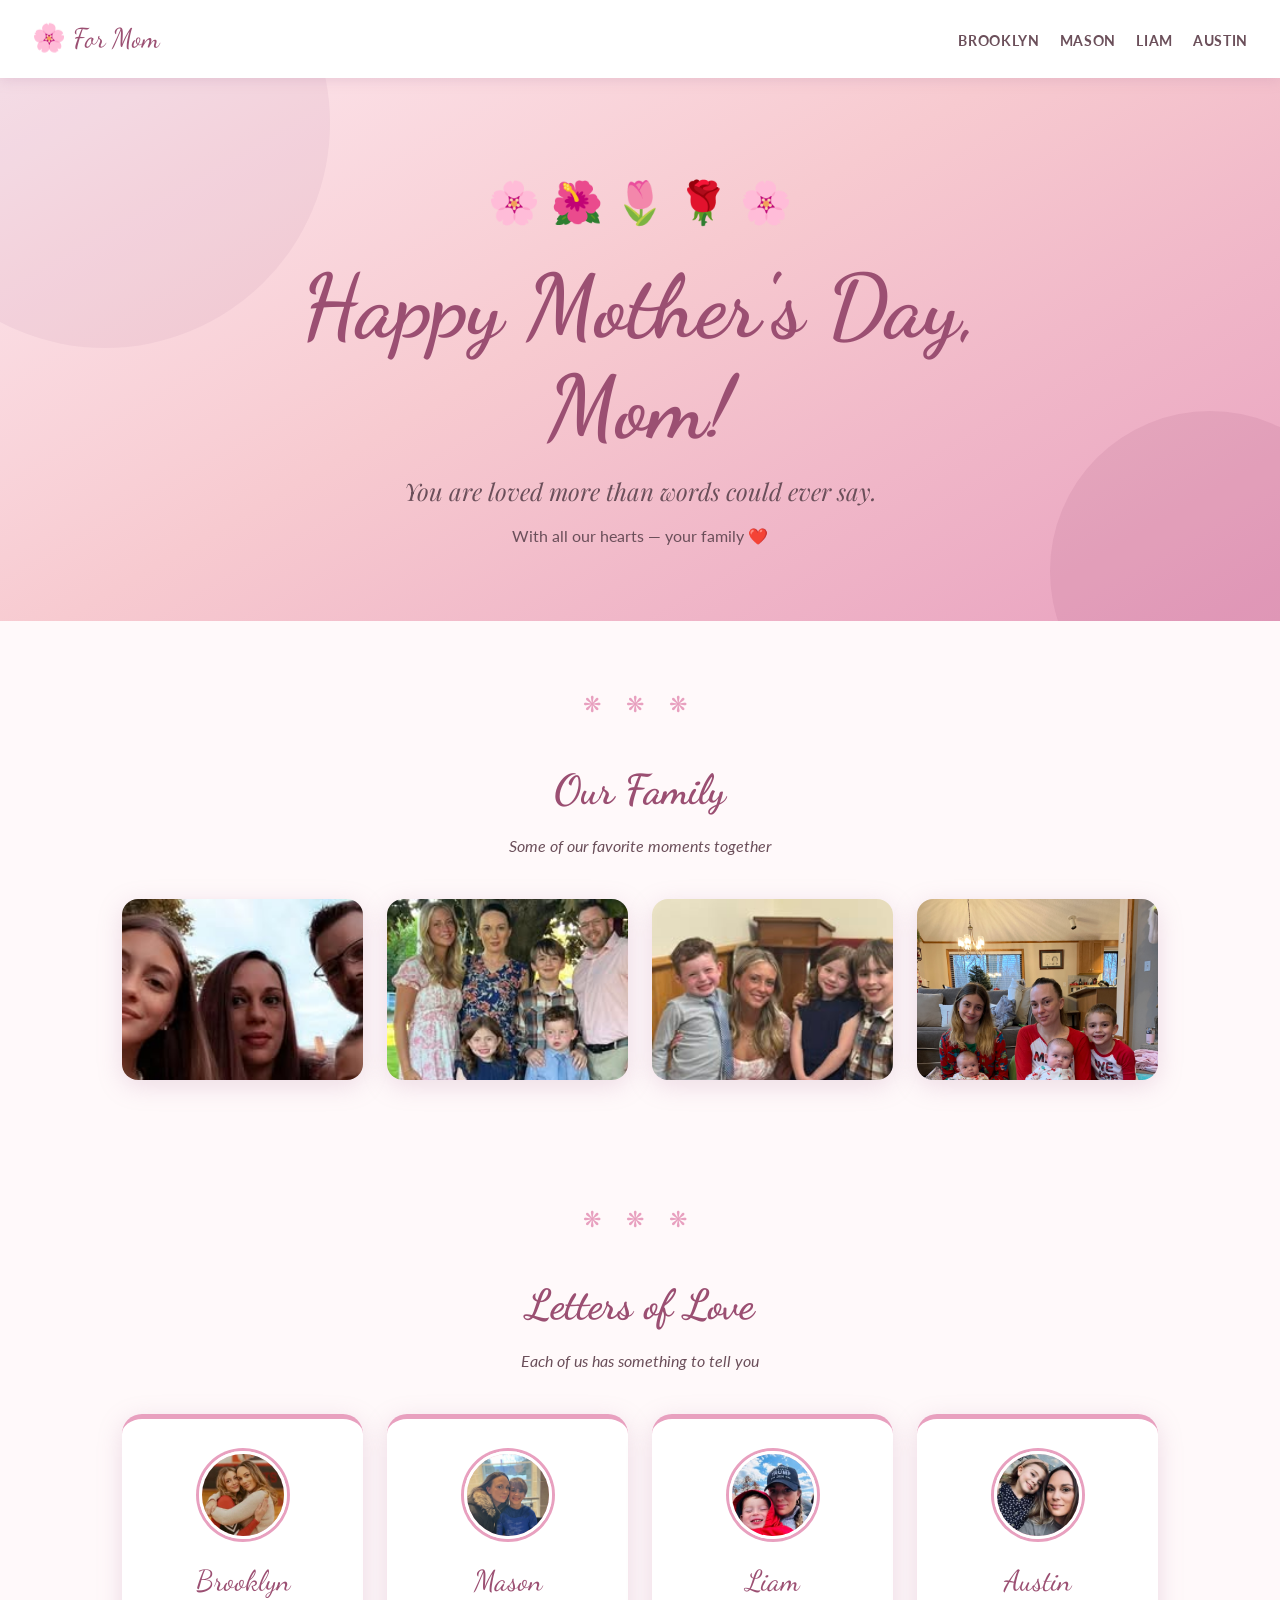
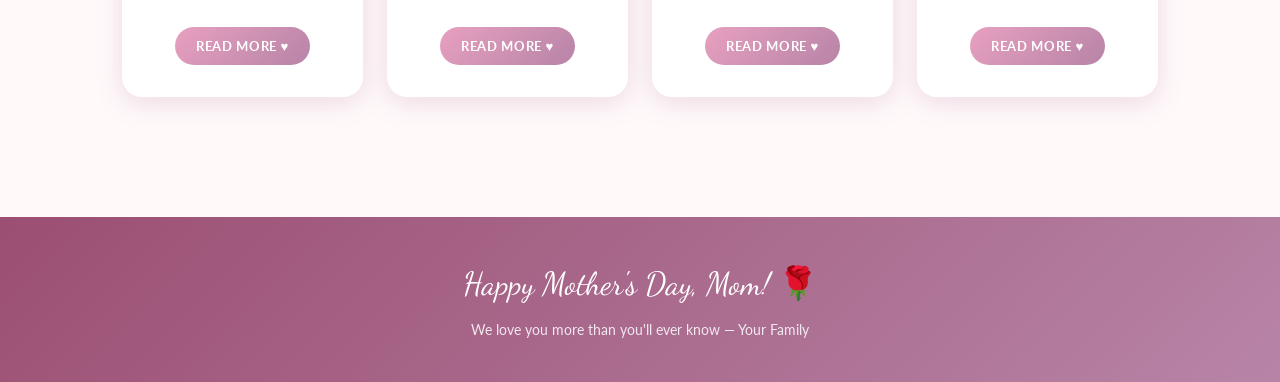
<file: index.html>
<!DOCTYPE html>
<html lang="en">
<head>
  <meta charset="UTF-8" />
  <meta name="viewport" content="width=device-width, initial-scale=1.0" />
  <title>Happy Mother's Day, Mom! 🌸</title>
  <link rel="stylesheet" href="style.css" />
</head>
<body>

  <nav class="site-nav">
    <a href="index.html" class="nav-logo">🌸 For Mom</a>
    <ul class="nav-links">
      <li><a href="brooklyn.html">Brooklyn</a></li>
      <li><a href="mason.html">Mason</a></li>
      <li><a href="liam.html">Liam</a></li>
      <li><a href="austin.html">Austin</a></li>
    </ul>
  </nav>

  <!-- HERO -->
  <section class="hero">
    <span class="hero-flowers">🌸 🌺 🌷 🌹 🌸</span>
    <h1>Happy Mother's Day,<br>Mom!</h1>
    <p class="subtitle">You are loved more than words could ever say.</p>
    <p class="tagline">With all our hearts — your family ❤️</p>
  </section>

  <main>
    <div class="container">

      <!-- FAMILY PHOTOS -->
      <section class="section">
        <div class="divider">❋ ❋ ❋</div>
        <h2 class="section-title">Our Family</h2>
        <p class="section-subtitle">Some of our favorite moments together</p>

        <div class="photo-grid">
          <div class="photo-slot"><img src="images/family-1.jpg" alt="Family"></div>
          <div class="photo-slot"><img src="images/family-2.jpg" alt="Family"></div>
          <div class="photo-slot"><img src="images/family-3.jpg" alt="Family"></div>
          <div class="photo-slot"><img src="images/family-4.jpeg" alt="Family"></div>
        </div>
      </section>

      <!-- LOVE LETTERS NAV -->
      <section class="section">
        <div class="divider">❋ ❋ ❋</div>
        <h2 class="section-title">Letters of Love</h2>
        <p class="section-subtitle">Each of us has something to tell you</p>

        <div class="person-cards">
          <a href="brooklyn.html" class="person-card">
            <div class="card-avatar"><img src="images/brooklyn.jpg" alt="Brooklyn"></div>
            <span class="card-name">Brooklyn</span>
            <span class="card-btn">Read More ♥</span>
          </a>
          <a href="mason.html" class="person-card">
            <div class="card-avatar"><img src="images/mason.jpg" alt="Mason"></div>
            <span class="card-name">Mason</span>
            <span class="card-btn">Read More ♥</span>
          </a>
          <a href="liam.html" class="person-card">
            <div class="card-avatar"><img src="images/liam.jpg" alt="Liam"></div>
            <span class="card-name">Liam</span>
            <span class="card-btn">Read More ♥</span>
          </a>
          <a href="austin.html" class="person-card">
            <div class="card-avatar"><img src="images/austin.jpg" alt="Austin"></div>
            <span class="card-name">Austin</span>
            <span class="card-btn">Read More ♥</span>
          </a>
        </div>
      </section>

    </div>
  </main>

  <footer>
    <p class="footer-title">Happy Mother's Day, Mom! 🌹</p>
    <p class="footer-subtitle">We love you more than you'll ever know — Your Family</p>
  </footer>

</body>
</html>
</file>
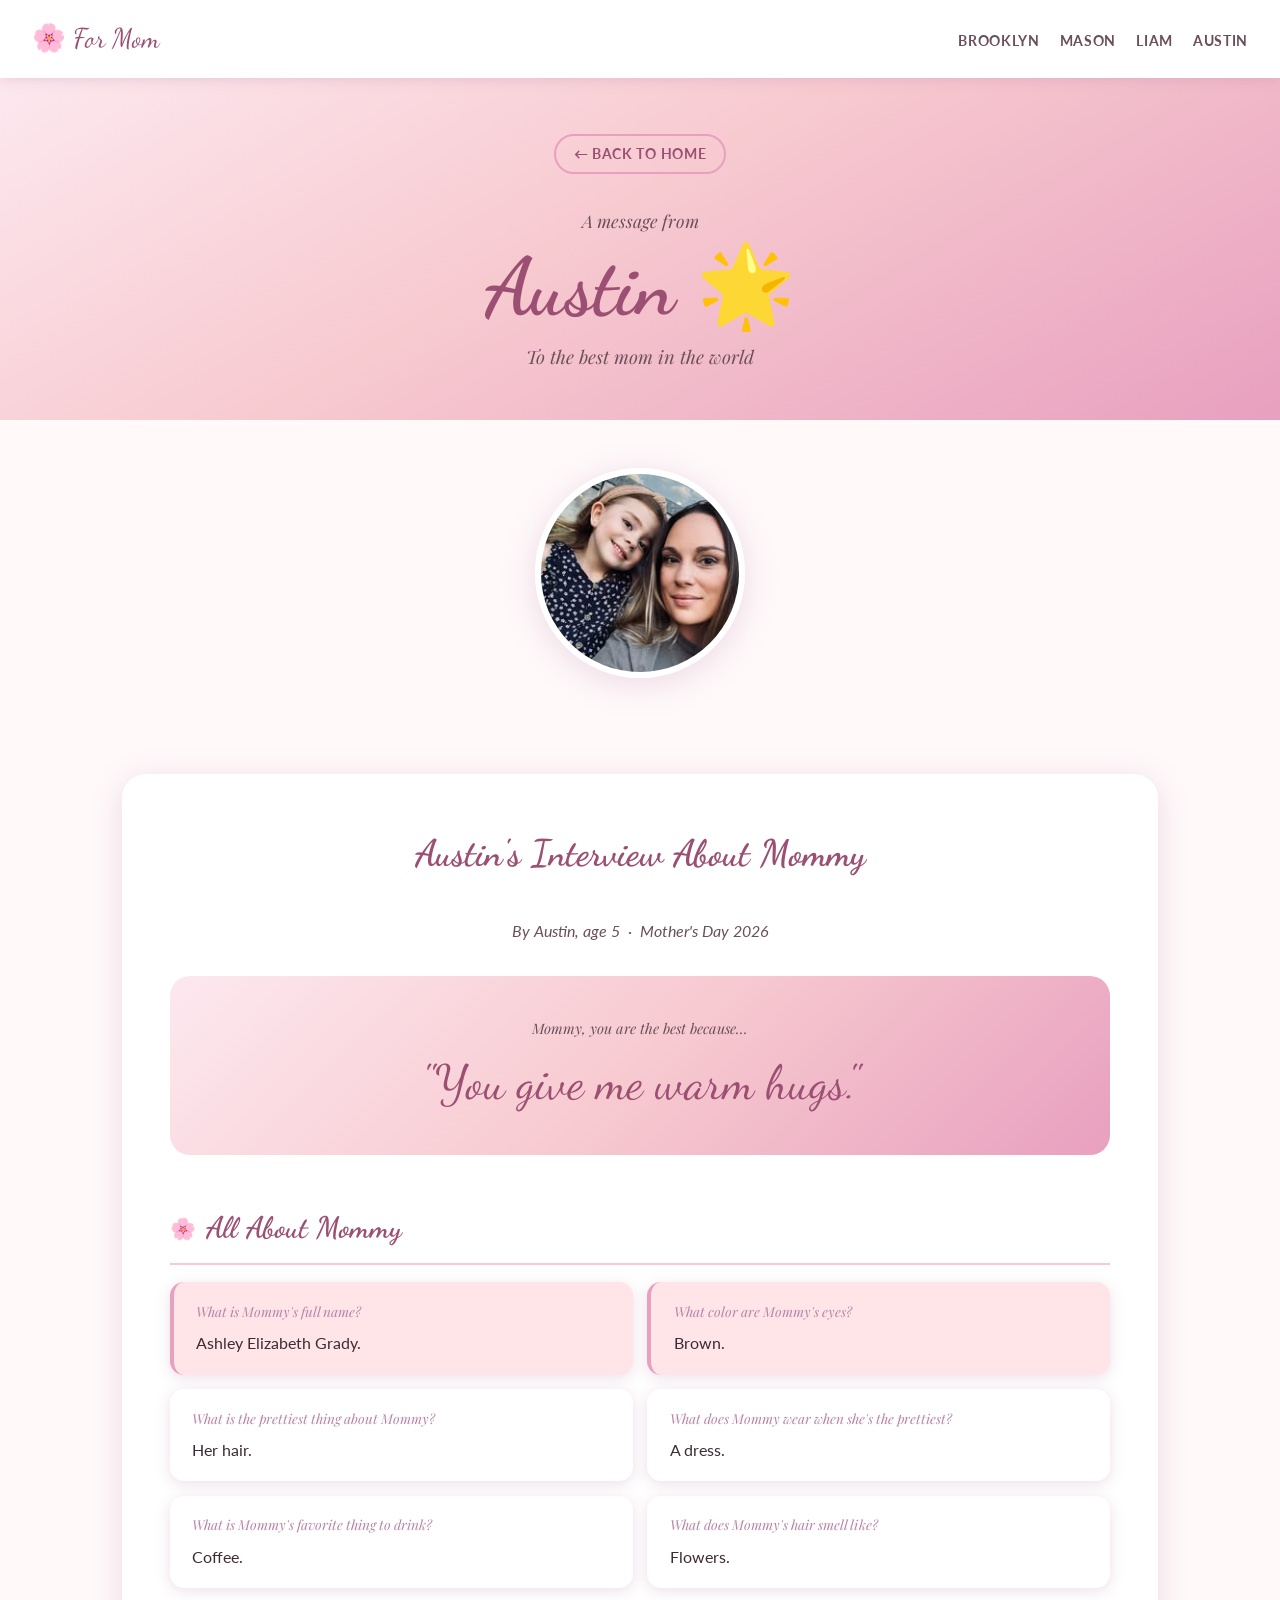
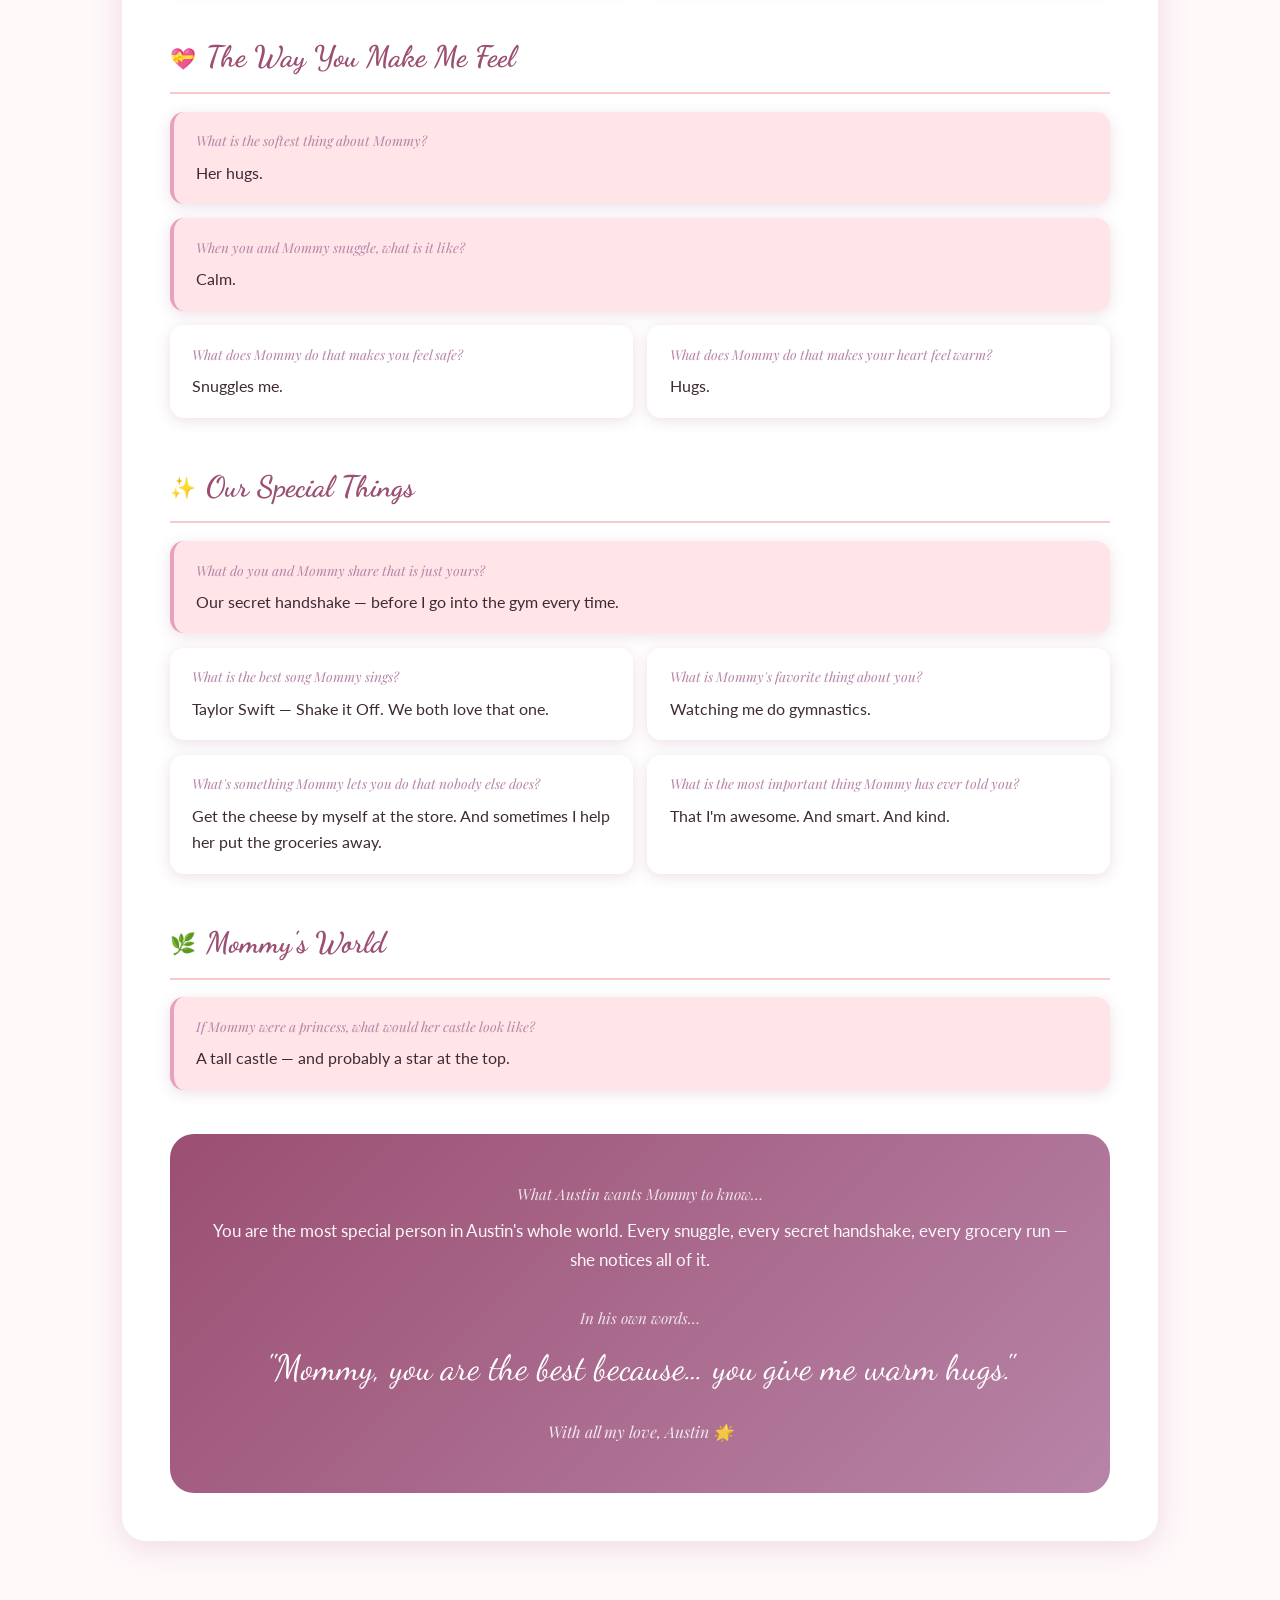
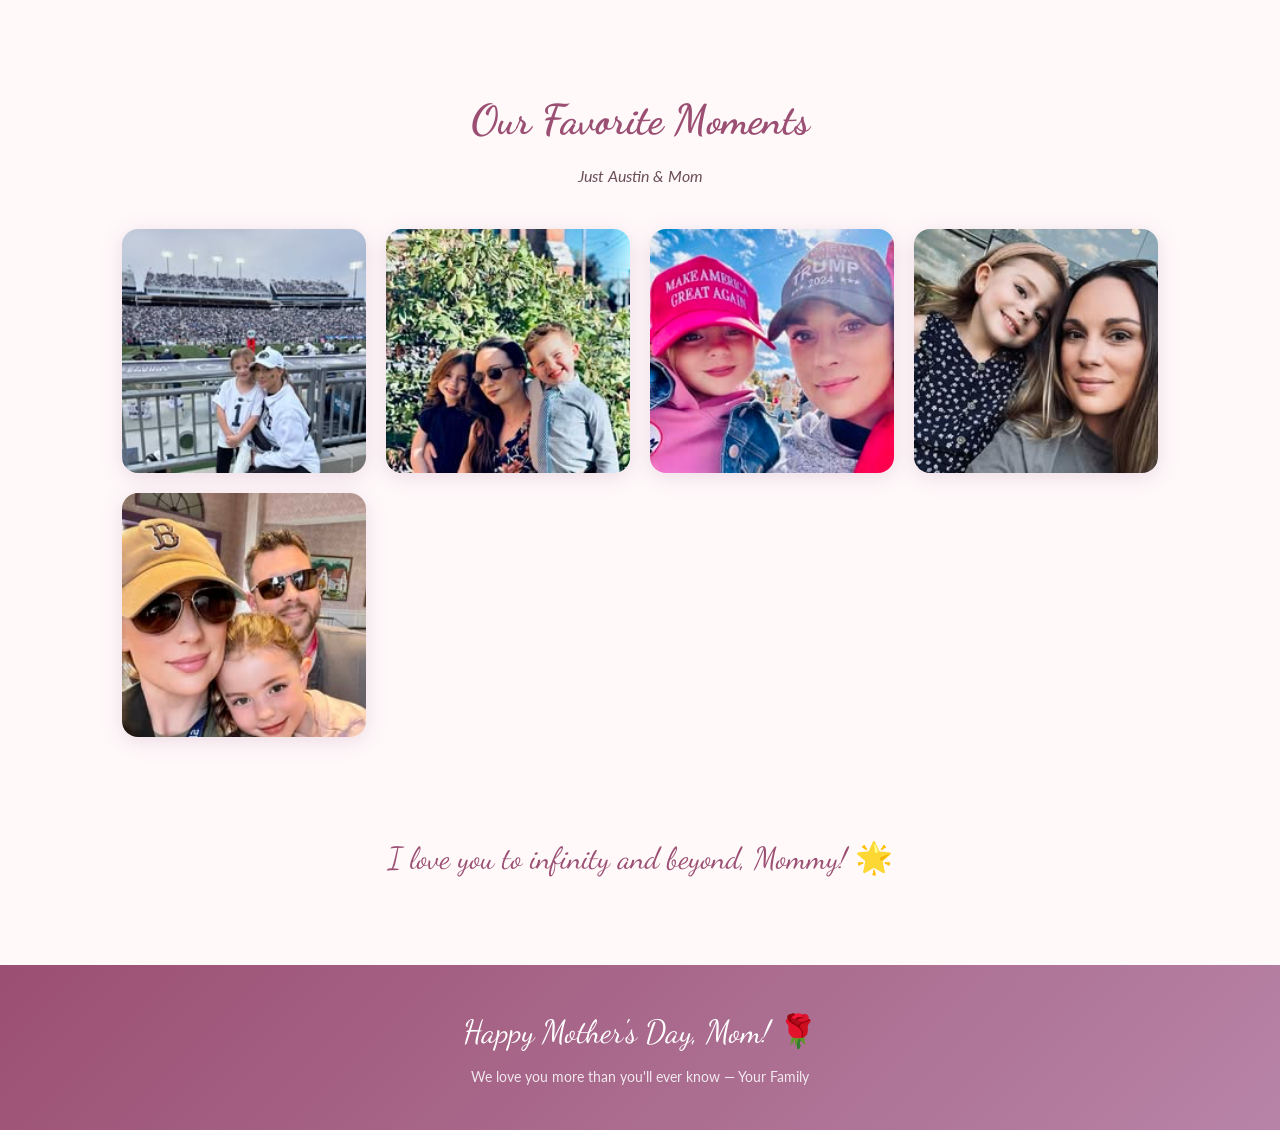
<file: austin.html>
<!DOCTYPE html>
<html lang="en">
<head>
  <meta charset="UTF-8" />
  <meta name="viewport" content="width=device-width, initial-scale=1.0" />
  <title>Austin — Why I Love You, Mom</title>
  <link rel="stylesheet" href="style.css" />
</head>
<body>

  <nav class="site-nav">
    <a href="index.html" class="nav-logo">🌸 For Mom</a>
    <ul class="nav-links">
      <li><a href="brooklyn.html">Brooklyn</a></li>
      <li><a href="mason.html">Mason</a></li>
      <li><a href="liam.html">Liam</a></li>
      <li><a href="austin.html">Austin</a></li>
    </ul>
  </nav>

  <section class="page-hero">
    <a href="index.html" class="back-btn">← Back to Home</a>
    <p class="from-label">A message from</p>
    <h1>Austin 🌟</h1>
    <p class="to-label">To the best mom in the world</p>
  </section>

  <main>
    <div class="container">

      <!-- Profile Photo -->
      <div class="profile-photo-wrap">
        <div class="profile-photo">
          <img src="images/austin.jpg" alt="Austin and Mom">
        </div>
      </div>

      <!-- Interview -->
      <section class="section">
        <div class="reasons-section">
          <h2 class="reasons-title">Austin's Interview About Mommy</h2>
          <p style="text-align:center;color:var(--text-mid);font-style:italic;margin-bottom:2rem;">By Austin, age 5 &nbsp;·&nbsp; Mother's Day 2026</p>

          <!-- Opening quote -->
          <div class="opening-quote">
            <span class="oq-label">Mommy, you are the best because…</span>
            <p class="oq-text">"You give me warm hugs."</p>
          </div>

          <!-- Section 1 -->
          <div class="reflection-section">
            <div class="reflection-header">
              <span class="rh-icon">🌸</span>
              <h3>All About Mommy</h3>
            </div>
            <div class="reflection-cards">
              <div class="reflection-cards two-col" style="margin-top:0;">
                <div class="rc featured">
                  <span class="rc-q">What is Mommy's full name?</span>
                  <p class="rc-a">Ashley Elizabeth Grady.</p>
                </div>
                <div class="rc featured">
                  <span class="rc-q">What color are Mommy's eyes?</span>
                  <p class="rc-a">Brown.</p>
                </div>
                <div class="rc">
                  <span class="rc-q">What is the prettiest thing about Mommy?</span>
                  <p class="rc-a">Her hair.</p>
                </div>
                <div class="rc">
                  <span class="rc-q">What does Mommy wear when she's the prettiest?</span>
                  <p class="rc-a">A dress.</p>
                </div>
                <div class="rc">
                  <span class="rc-q">What is Mommy's favorite thing to drink?</span>
                  <p class="rc-a">Coffee.</p>
                </div>
                <div class="rc">
                  <span class="rc-q">What does Mommy's hair smell like?</span>
                  <p class="rc-a">Flowers.</p>
                </div>
              </div>
            </div>
          </div>

          <!-- Section 2 -->
          <div class="reflection-section">
            <div class="reflection-header">
              <span class="rh-icon">💝</span>
              <h3>The Way You Make Me Feel</h3>
            </div>
            <div class="reflection-cards">
              <div class="rc featured">
                <span class="rc-q">What is the softest thing about Mommy?</span>
                <p class="rc-a">Her hugs.</p>
              </div>
              <div class="rc featured">
                <span class="rc-q">When you and Mommy snuggle, what is it like?</span>
                <p class="rc-a">Calm.</p>
              </div>
              <div class="reflection-cards two-col" style="margin-top:0;">
                <div class="rc">
                  <span class="rc-q">What does Mommy do that makes you feel safe?</span>
                  <p class="rc-a">Snuggles me.</p>
                </div>
                <div class="rc">
                  <span class="rc-q">What does Mommy do that makes your heart feel warm?</span>
                  <p class="rc-a">Hugs.</p>
                </div>
              </div>
            </div>
          </div>

          <!-- Section 3 -->
          <div class="reflection-section">
            <div class="reflection-header">
              <span class="rh-icon">✨</span>
              <h3>Our Special Things</h3>
            </div>
            <div class="reflection-cards">
              <div class="rc featured">
                <span class="rc-q">What do you and Mommy share that is just yours?</span>
                <p class="rc-a">Our secret handshake — before I go into the gym every time.</p>
              </div>
              <div class="reflection-cards two-col" style="margin-top:0;">
                <div class="rc">
                  <span class="rc-q">What is the best song Mommy sings?</span>
                  <p class="rc-a">Taylor Swift — Shake it Off. We both love that one.</p>
                </div>
                <div class="rc">
                  <span class="rc-q">What is Mommy's favorite thing about you?</span>
                  <p class="rc-a">Watching me do gymnastics.</p>
                </div>
                <div class="rc">
                  <span class="rc-q">What's something Mommy lets you do that nobody else does?</span>
                  <p class="rc-a">Get the cheese by myself at the store. And sometimes I help her put the groceries away.</p>
                </div>
                <div class="rc">
                  <span class="rc-q">What is the most important thing Mommy has ever told you?</span>
                  <p class="rc-a">That I'm awesome. And smart. And kind.</p>
                </div>
              </div>
            </div>
          </div>

          <!-- Section 4 -->
          <div class="reflection-section">
            <div class="reflection-header">
              <span class="rh-icon">🌿</span>
              <h3>Mommy's World</h3>
            </div>
            <div class="reflection-cards">
              <div class="rc featured">
                <span class="rc-q">If Mommy were a princess, what would her castle look like?</span>
                <p class="rc-a">A tall castle — and probably a star at the top.</p>
              </div>
            </div>
          </div>

          <!-- Closing -->
          <div class="reflection-closing">
            <span class="rcl-label">What Austin wants Mommy to know…</span>
            <p class="rcl-text">You are the most special person in Austin's whole world. Every snuggle, every secret handshake, every grocery run — she notices all of it.</p>
            <span class="rcl-final-label">In his own words…</span>
            <p class="rcl-final">"Mommy, you are the best because… you give me warm hugs."</p>
            <span class="rcl-sign">With all my love, Austin 🌟</span>
          </div>

        </div>
      </section>

      <!-- Photo Gallery -->
      <section class="section">
        <h2 class="section-title">Our Favorite Moments</h2>
        <p class="section-subtitle">Just Austin & Mom</p>
        <div class="gallery-grid">
          <div class="gallery-slot"><img src="images/austin-1.jpg" alt="Austin and Mom"></div>
          <div class="gallery-slot"><img src="images/austin-2.jpg" alt="Austin and Mom"></div>
          <div class="gallery-slot"><img src="images/austin-3.jpg" alt="Austin and Mom"></div>
          <div class="gallery-slot"><img src="images/austin-4.jpg" alt="Austin and Mom"></div>
          <div class="gallery-slot"><img src="images/austin-5.jpg" alt="Austin and Mom"></div>
        </div>
      </section>

      <div class="closing-message">I love you to infinity and beyond, Mommy! 🌟</div>

    </div>
  </main>

  <footer>
    <p class="footer-title">Happy Mother's Day, Mom! 🌹</p>
    <p class="footer-subtitle">We love you more than you'll ever know — Your Family</p>
  </footer>

</body>
</html>
</file>
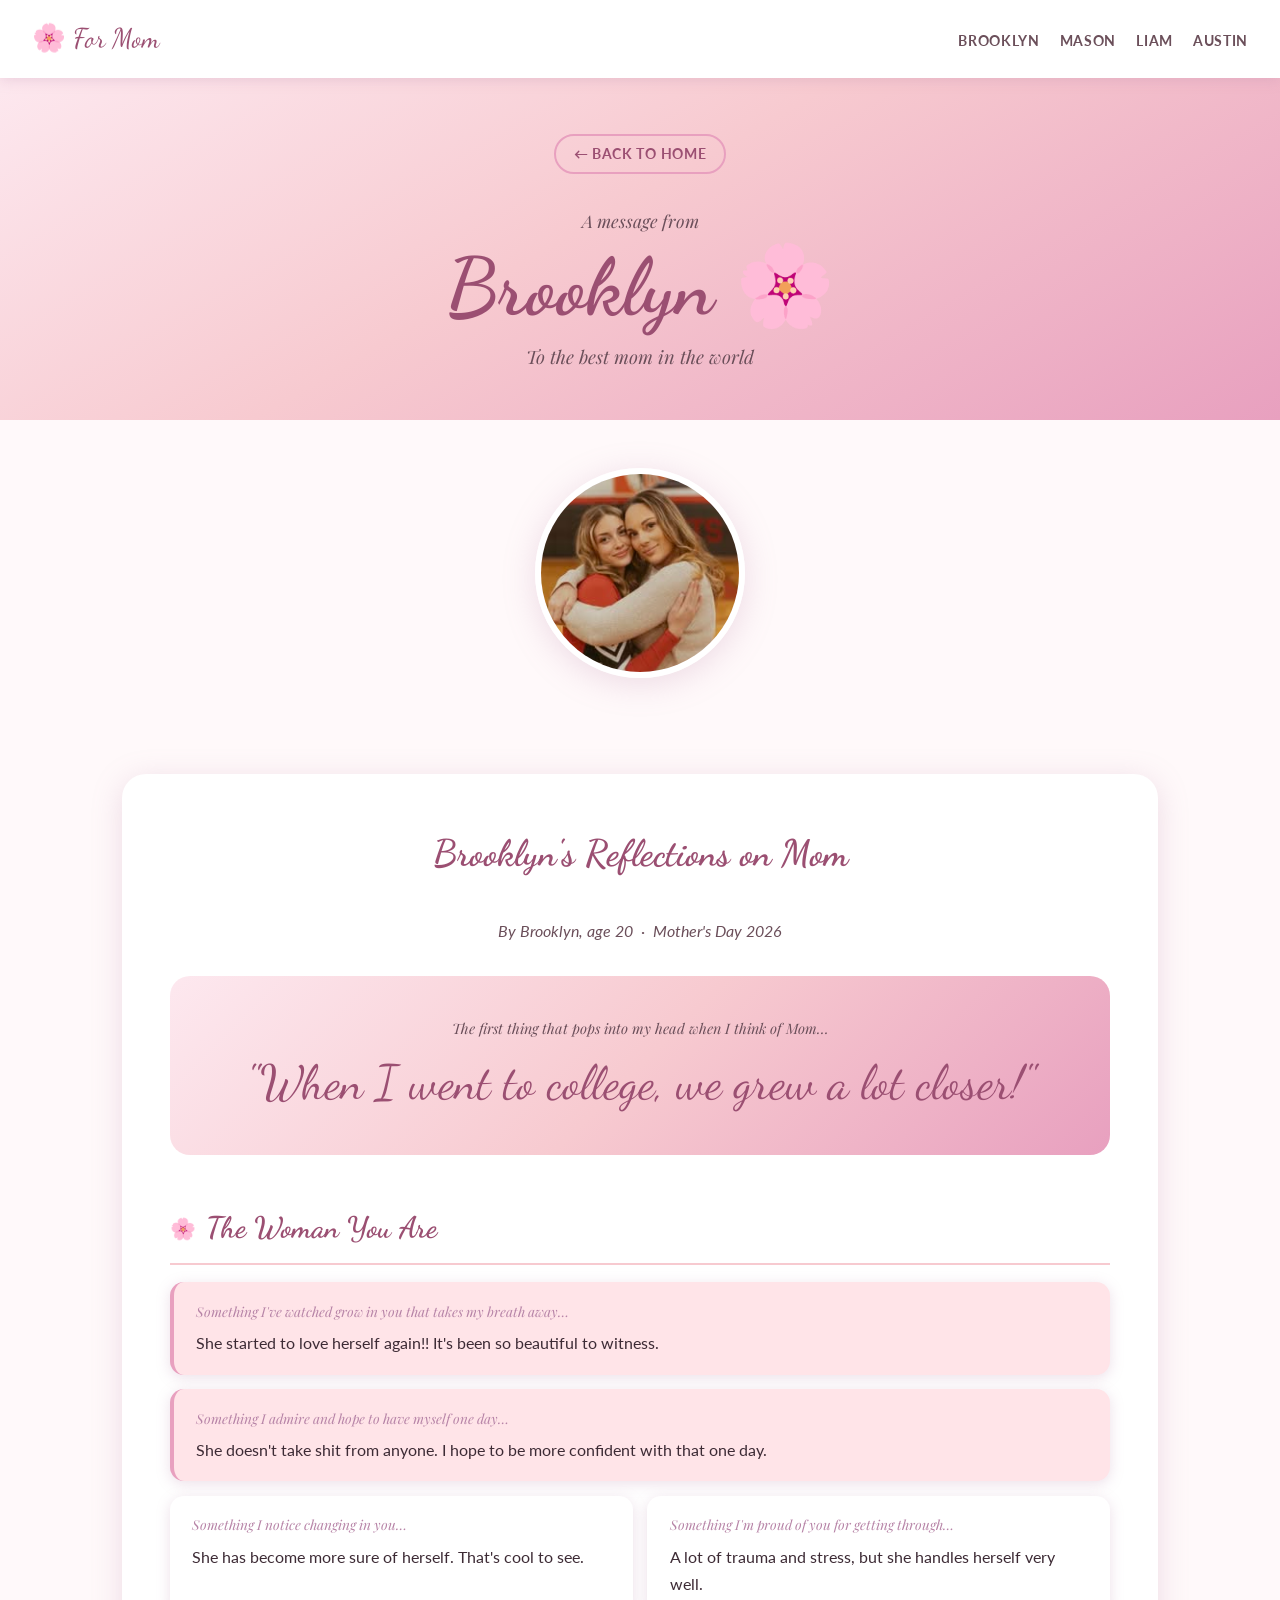
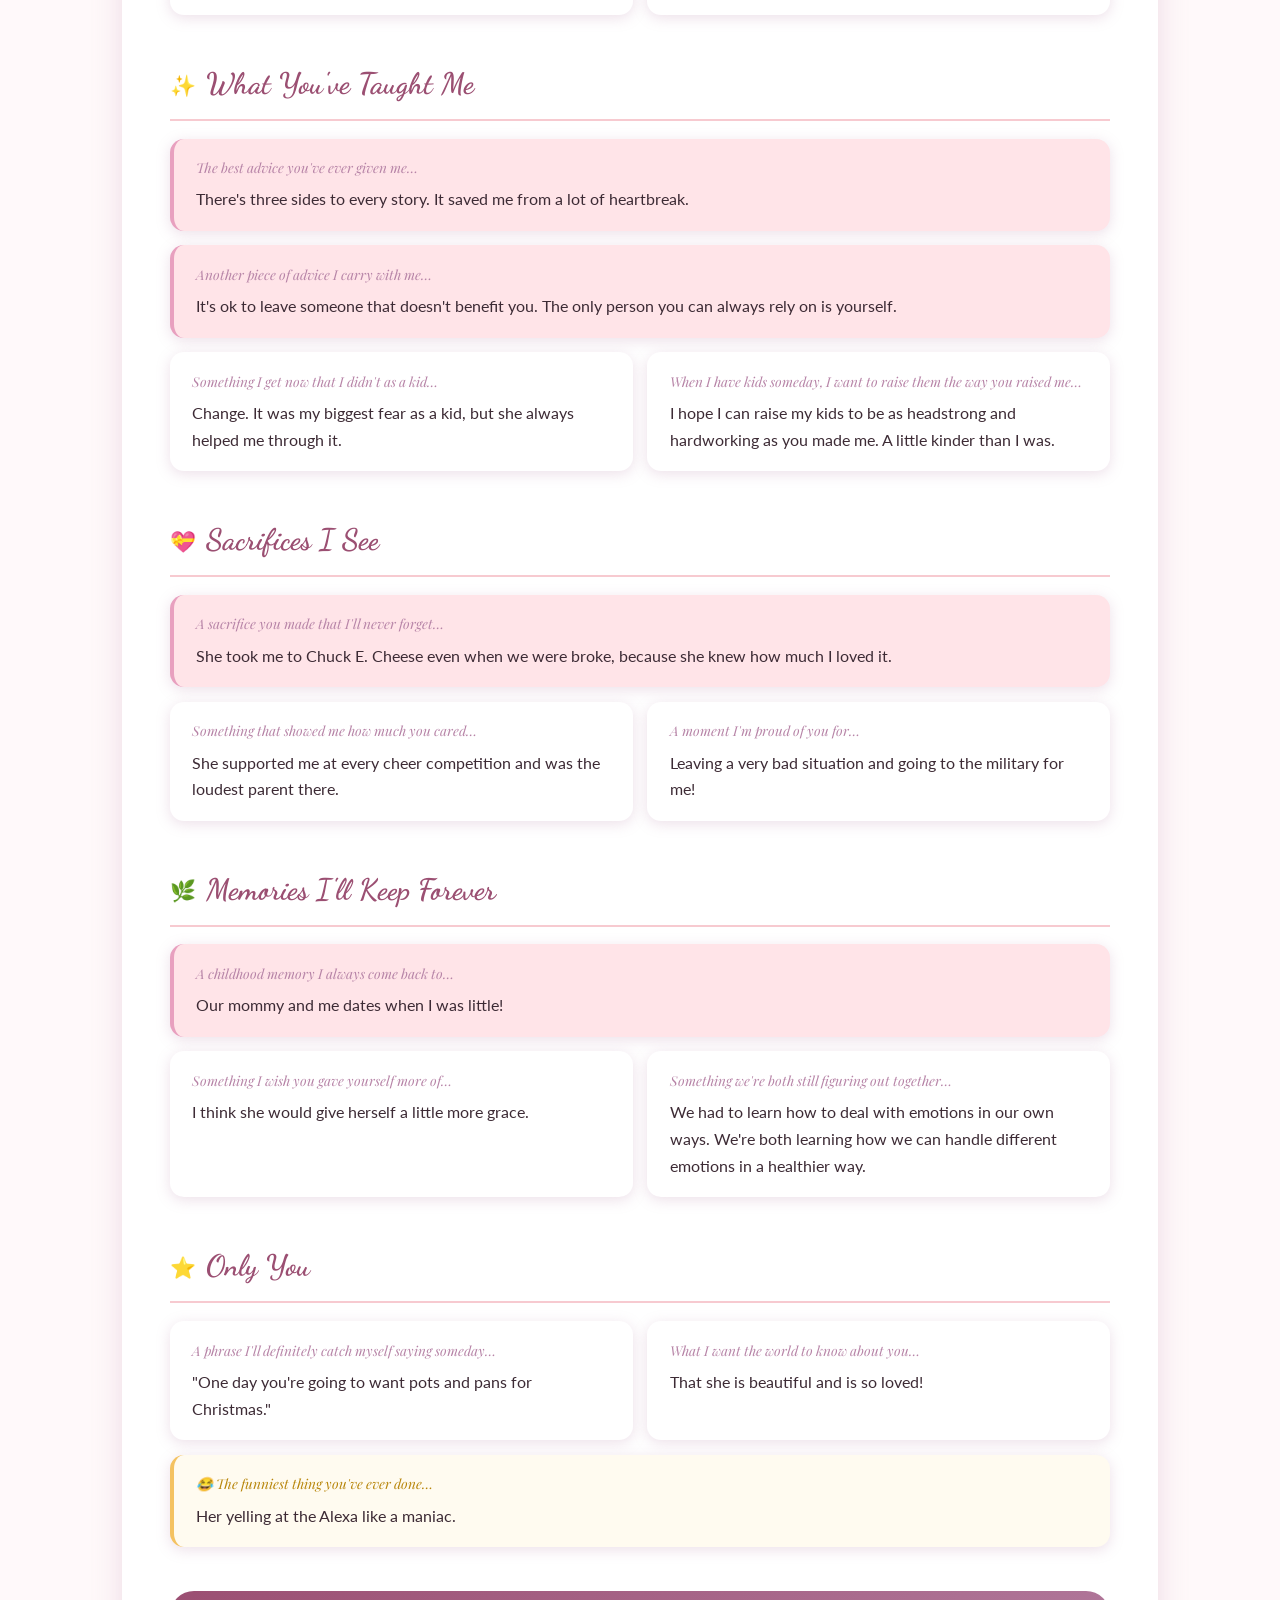
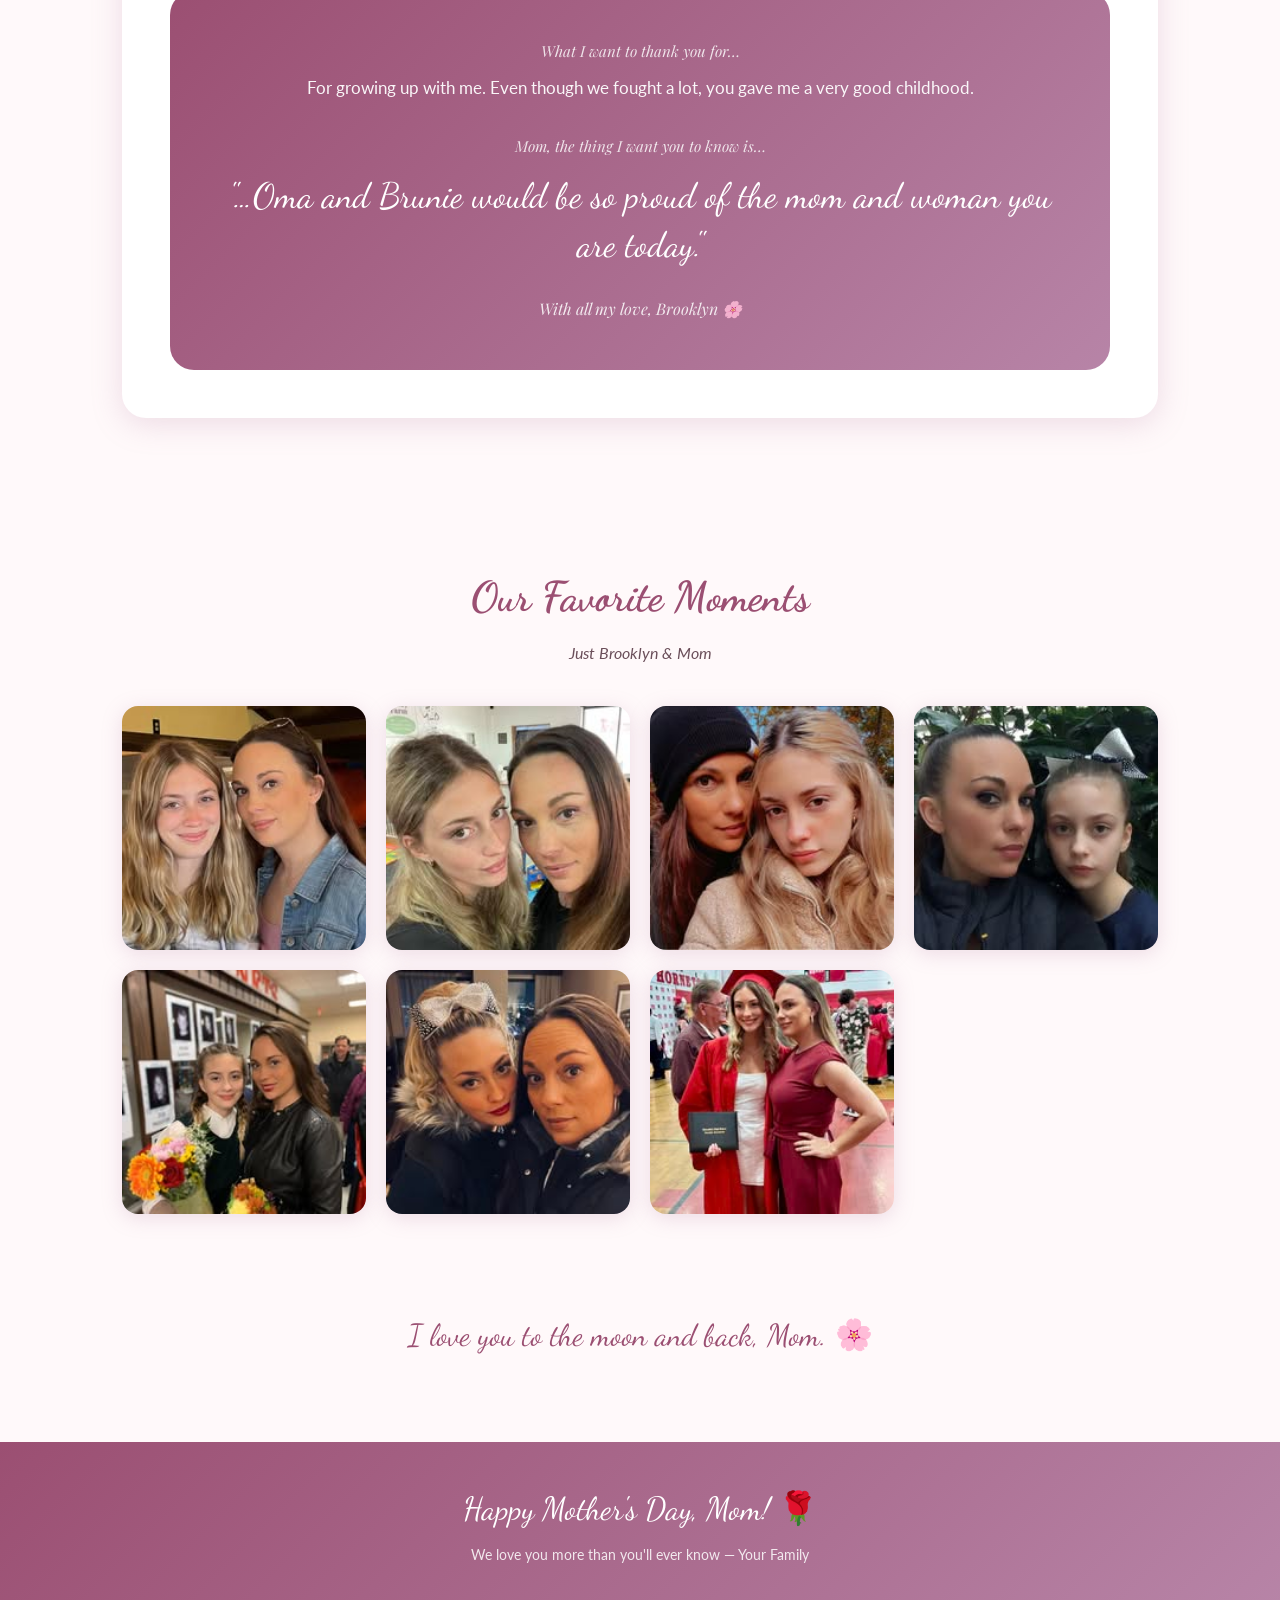
<file: brooklyn.html>
<!DOCTYPE html>
<html lang="en">
<head>
  <meta charset="UTF-8" />
  <meta name="viewport" content="width=device-width, initial-scale=1.0" />
  <title>Brooklyn — Why I Love You, Mom</title>
  <link rel="stylesheet" href="style.css" />
</head>
<body>

  <nav class="site-nav">
    <a href="index.html" class="nav-logo">🌸 For Mom</a>
    <ul class="nav-links">
      <li><a href="brooklyn.html">Brooklyn</a></li>
      <li><a href="mason.html">Mason</a></li>
      <li><a href="liam.html">Liam</a></li>
      <li><a href="austin.html">Austin</a></li>
    </ul>
  </nav>

  <section class="page-hero">
    <a href="index.html" class="back-btn">← Back to Home</a>
    <p class="from-label">A message from</p>
    <h1>Brooklyn 🌸</h1>
    <p class="to-label">To the best mom in the world</p>
  </section>

  <main>
    <div class="container">

      <!-- Profile Photo -->
      <div class="profile-photo-wrap">
        <div class="profile-photo">
          <img src="images/brooklyn.jpg" alt="Brooklyn and Mom">
        </div>
      </div>

      <!-- Interview -->
      <section class="section">
        <div class="reasons-section">
          <h2 class="reasons-title">Brooklyn's Reflections on Mom</h2>
          <p style="text-align:center;color:var(--text-mid);font-style:italic;margin-bottom:2rem;">By Brooklyn, age 20 &nbsp;·&nbsp; Mother's Day 2026</p>

          <!-- Opening quote -->
          <div class="opening-quote">
            <span class="oq-label">The first thing that pops into my head when I think of Mom…</span>
            <p class="oq-text">"When I went to college, we grew a lot closer!"</p>
          </div>

          <!-- Section 1 -->
          <div class="reflection-section">
            <div class="reflection-header">
              <span class="rh-icon">🌸</span>
              <h3>The Woman You Are</h3>
            </div>
            <div class="reflection-cards">
              <div class="rc featured">
                <span class="rc-q">Something I've watched grow in you that takes my breath away…</span>
                <p class="rc-a">She started to love herself again!! It's been so beautiful to witness.</p>
              </div>
              <div class="rc featured">
                <span class="rc-q">Something I admire and hope to have myself one day…</span>
                <p class="rc-a">She doesn't take shit from anyone. I hope to be more confident with that one day.</p>
              </div>
              <div class="reflection-cards two-col" style="margin-top:0;">
                <div class="rc">
                  <span class="rc-q">Something I notice changing in you…</span>
                  <p class="rc-a">She has become more sure of herself. That's cool to see.</p>
                </div>
                <div class="rc">
                  <span class="rc-q">Something I'm proud of you for getting through…</span>
                  <p class="rc-a">A lot of trauma and stress, but she handles herself very well.</p>
                </div>
              </div>
            </div>
          </div>

          <!-- Section 2 -->
          <div class="reflection-section">
            <div class="reflection-header">
              <span class="rh-icon">✨</span>
              <h3>What You've Taught Me</h3>
            </div>
            <div class="reflection-cards">
              <div class="rc featured">
                <span class="rc-q">The best advice you've ever given me…</span>
                <p class="rc-a">There's three sides to every story. It saved me from a lot of heartbreak.</p>
              </div>
              <div class="rc featured">
                <span class="rc-q">Another piece of advice I carry with me…</span>
                <p class="rc-a">It's ok to leave someone that doesn't benefit you. The only person you can always rely on is yourself.</p>
              </div>
              <div class="reflection-cards two-col" style="margin-top:0;">
                <div class="rc">
                  <span class="rc-q">Something I get now that I didn't as a kid…</span>
                  <p class="rc-a">Change. It was my biggest fear as a kid, but she always helped me through it.</p>
                </div>
                <div class="rc">
                  <span class="rc-q">When I have kids someday, I want to raise them the way you raised me…</span>
                  <p class="rc-a">I hope I can raise my kids to be as headstrong and hardworking as you made me. A little kinder than I was.</p>
                </div>
              </div>
            </div>
          </div>

          <!-- Section 3 -->
          <div class="reflection-section">
            <div class="reflection-header">
              <span class="rh-icon">💝</span>
              <h3>Sacrifices I See</h3>
            </div>
            <div class="reflection-cards">
              <div class="rc featured">
                <span class="rc-q">A sacrifice you made that I'll never forget…</span>
                <p class="rc-a">She took me to Chuck E. Cheese even when we were broke, because she knew how much I loved it.</p>
              </div>
              <div class="reflection-cards two-col" style="margin-top:0;">
                <div class="rc">
                  <span class="rc-q">Something that showed me how much you cared…</span>
                  <p class="rc-a">She supported me at every cheer competition and was the loudest parent there.</p>
                </div>
                <div class="rc">
                  <span class="rc-q">A moment I'm proud of you for…</span>
                  <p class="rc-a">Leaving a very bad situation and going to the military for me!</p>
                </div>
              </div>
            </div>
          </div>

          <!-- Section 4 -->
          <div class="reflection-section">
            <div class="reflection-header">
              <span class="rh-icon">🌿</span>
              <h3>Memories I'll Keep Forever</h3>
            </div>
            <div class="reflection-cards">
              <div class="rc featured">
                <span class="rc-q">A childhood memory I always come back to…</span>
                <p class="rc-a">Our mommy and me dates when I was little!</p>
              </div>
              <div class="reflection-cards two-col" style="margin-top:0;">
                <div class="rc">
                  <span class="rc-q">Something I wish you gave yourself more of…</span>
                  <p class="rc-a">I think she would give herself a little more grace.</p>
                </div>
                <div class="rc">
                  <span class="rc-q">Something we're both still figuring out together…</span>
                  <p class="rc-a">We had to learn how to deal with emotions in our own ways. We're both learning how we can handle different emotions in a healthier way.</p>
                </div>
              </div>
            </div>
          </div>

          <!-- Section 5 -->
          <div class="reflection-section">
            <div class="reflection-header">
              <span class="rh-icon">⭐</span>
              <h3>Only You</h3>
            </div>
            <div class="reflection-cards">
              <div class="reflection-cards two-col" style="margin-top:0;">
                <div class="rc">
                  <span class="rc-q">A phrase I'll definitely catch myself saying someday…</span>
                  <p class="rc-a">"One day you're going to want pots and pans for Christmas."</p>
                </div>
                <div class="rc">
                  <span class="rc-q">What I want the world to know about you…</span>
                  <p class="rc-a">That she is beautiful and is so loved!</p>
                </div>
              </div>
              <div class="rc funny">
                <span class="rc-q">😂 The funniest thing you've ever done…</span>
                <p class="rc-a">Her yelling at the Alexa like a maniac.</p>
              </div>
            </div>
          </div>

          <!-- Closing -->
          <div class="reflection-closing">
            <span class="rcl-label">What I want to thank you for…</span>
            <p class="rcl-text">For growing up with me. Even though we fought a lot, you gave me a very good childhood.</p>
            <span class="rcl-final-label">Mom, the thing I want you to know is…</span>
            <p class="rcl-final">"…Oma and Brunie would be so proud of the mom and woman you are today."</p>
            <span class="rcl-sign">With all my love, Brooklyn 🌸</span>
          </div>

        </div>
      </section>

      <!-- Photo Gallery -->
      <section class="section">
        <h2 class="section-title">Our Favorite Moments</h2>
        <p class="section-subtitle">Just Brooklyn & Mom</p>
        <div class="gallery-grid">
          <div class="gallery-slot"><img src="images/brooklyn-1.jpg" alt="Brooklyn and Mom"></div>
          <div class="gallery-slot"><img src="images/brooklyn-2.jpg" alt="Brooklyn and Mom"></div>
          <div class="gallery-slot"><img src="images/brooklyn-3.jpg" alt="Brooklyn and Mom"></div>
          <div class="gallery-slot"><img src="images/brooklyn-4.jpg" alt="Brooklyn and Mom"></div>
          <div class="gallery-slot"><img src="images/brooklyn-5.jpg" alt="Brooklyn and Mom"></div>
          <div class="gallery-slot"><img src="images/brooklyn-6.jpg" alt="Brooklyn and Mom"></div>
          <div class="gallery-slot"><img src="images/brooklyn-7.jpg" alt="Brooklyn and Mom"></div>
        </div>
      </section>

      <div class="closing-message">I love you to the moon and back, Mom. 🌸</div>

    </div>
  </main>

  <footer>
    <p class="footer-title">Happy Mother's Day, Mom! 🌹</p>
    <p class="footer-subtitle">We love you more than you'll ever know — Your Family</p>
  </footer>

</body>
</html>
</file>
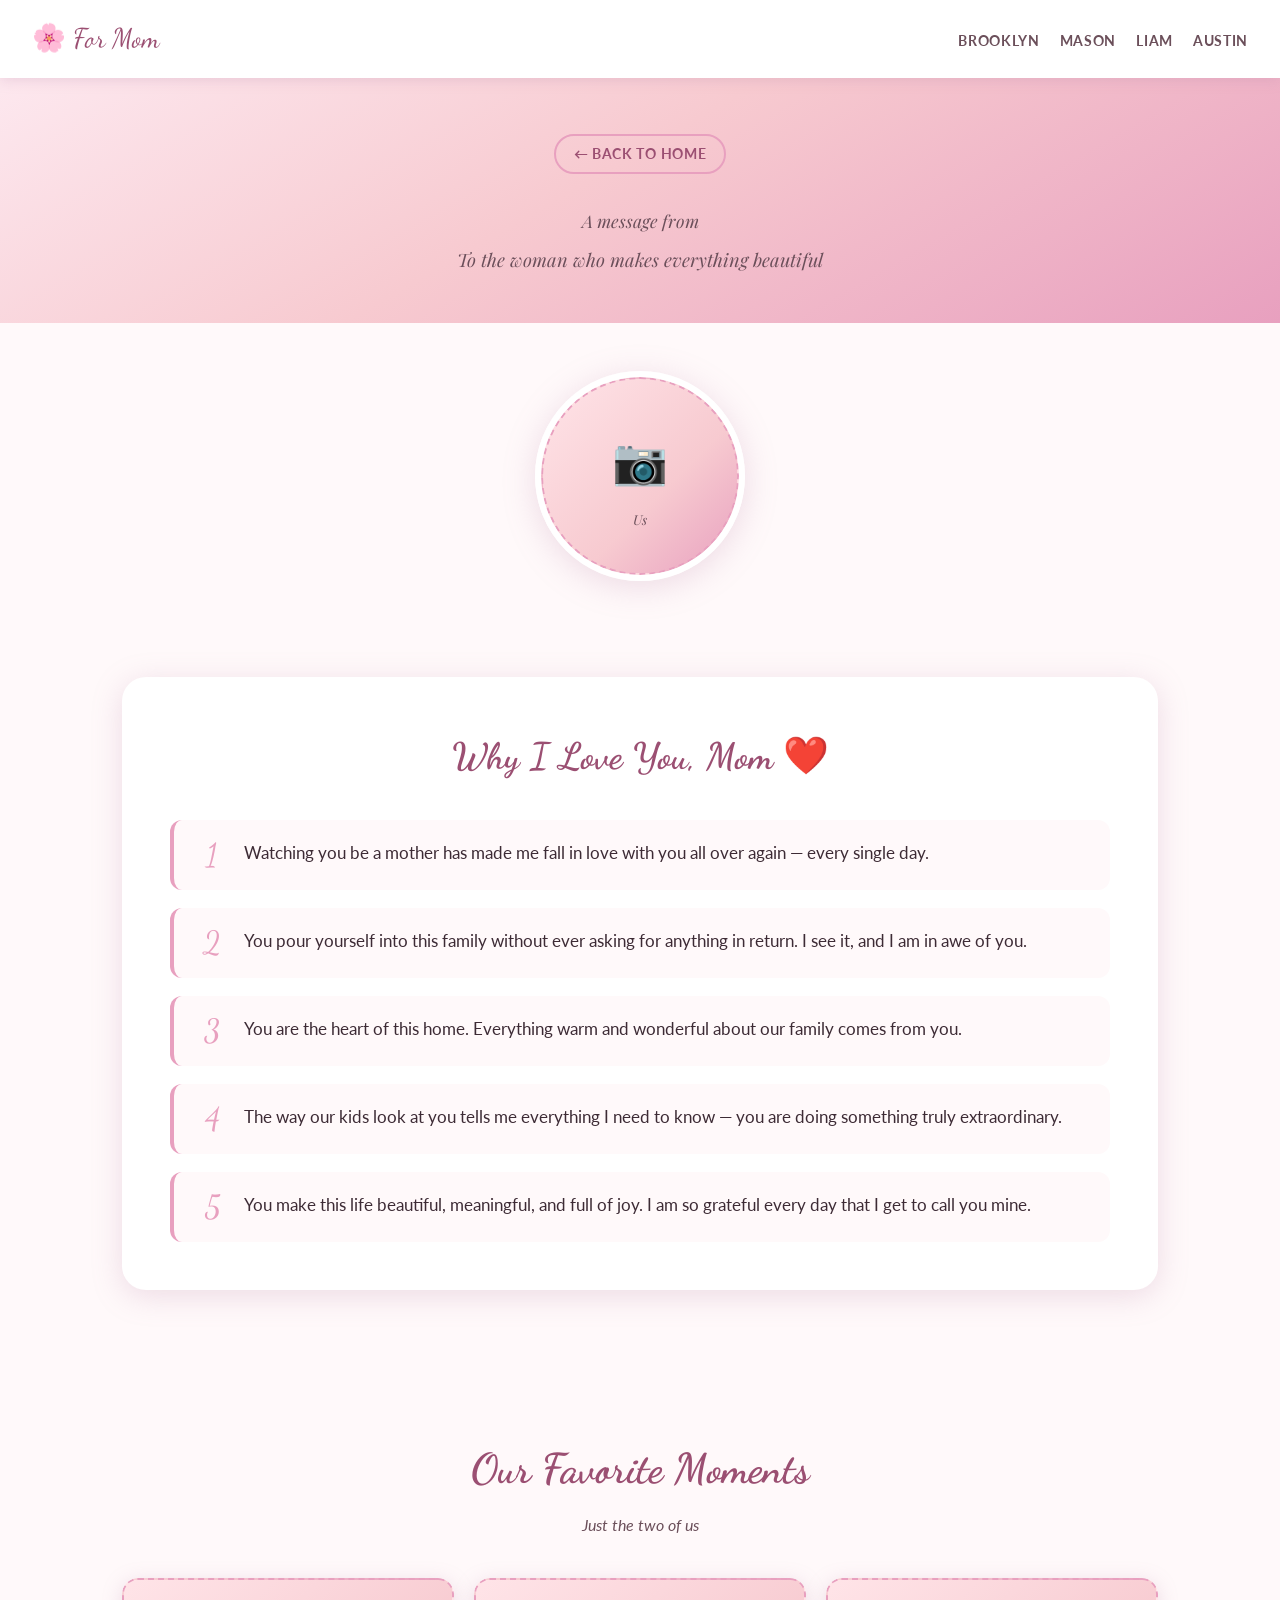
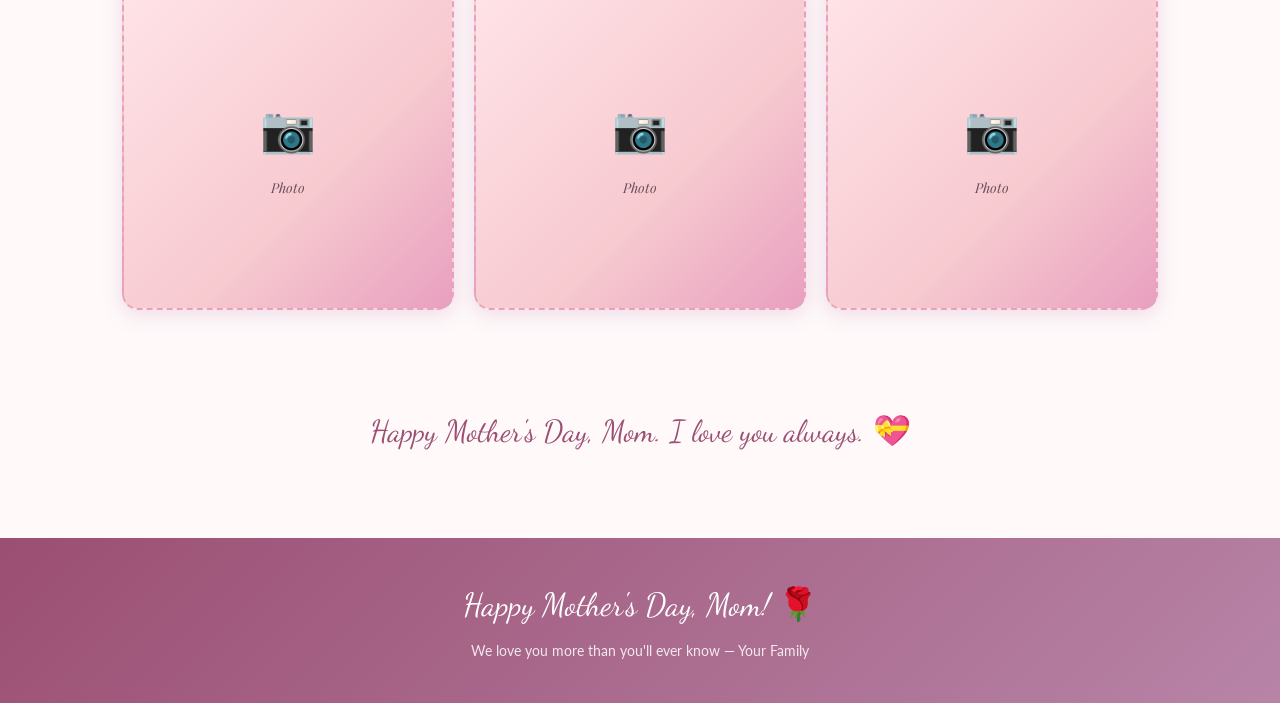
<file: from-me.html>
<!DOCTYPE html>
<html lang="en">
<head>
  <meta charset="UTF-8" />
  <meta name="viewport" content="width=device-width, initial-scale=1.0" />
  <title>From Me — Why I Love You, Mom</title>
  <link rel="stylesheet" href="style.css" />
</head>
<body>

  <nav class="site-nav">
    <a href="index.html" class="nav-logo">🌸 For Mom</a>
    <ul class="nav-links">
      <li><a href="brooklyn.html">Brooklyn</a></li>
      <li><a href="mason.html">Mason</a></li>
      <li><a href="liam.html">Liam</a></li>
      <li><a href="austin.html">Austin</a></li>
    </ul>
  </nav>

  <section class="page-hero">
    <a href="index.html" class="back-btn">← Back to Home</a>
    <p class="from-label">A message from</p>
    <p class="to-label">To the woman who makes everything beautiful</p>
  </section>

  <main>
    <div class="container">

      <!-- Profile Photo -->
      <div class="profile-photo-wrap">
        <div class="profile-photo">
          <!-- Replace with: <img src="images/us.jpg" alt="The two of us"> -->
          <div class="photo-placeholder">
            <span class="ph-icon">📷</span>
            <span class="ph-text">Us</span>
          </div>
        </div>
      </div>

      <!-- Reasons -->
      <section class="section">
        <div class="reasons-section">
          <h2 class="reasons-title">Why I Love You, Mom ❤️</h2>
          <!-- Replace these with your own words! -->
          <ul class="reasons-list">
            <li>
              <span class="reason-num">1</span>
              <span>Watching you be a mother has made me fall in love with you all over again — every single day.</span>
            </li>
            <li>
              <span class="reason-num">2</span>
              <span>You pour yourself into this family without ever asking for anything in return. I see it, and I am in awe of you.</span>
            </li>
            <li>
              <span class="reason-num">3</span>
              <span>You are the heart of this home. Everything warm and wonderful about our family comes from you.</span>
            </li>
            <li>
              <span class="reason-num">4</span>
              <span>The way our kids look at you tells me everything I need to know — you are doing something truly extraordinary.</span>
            </li>
            <li>
              <span class="reason-num">5</span>
              <span>You make this life beautiful, meaningful, and full of joy. I am so grateful every day that I get to call you mine.</span>
            </li>
          </ul>
        </div>
      </section>

      <!-- Photo Gallery -->
      <section class="section">
        <h2 class="section-title">Our Favorite Moments</h2>
        <p class="section-subtitle">Just the two of us</p>
        <div class="gallery-grid">
          <!-- Replace each placeholder with an <img> tag when you have photos ready -->
          <div class="gallery-slot">
            <div class="photo-placeholder">
              <span class="ph-icon">📷</span>
              <span class="ph-text">Photo</span>
            </div>
          </div>
          <div class="gallery-slot">
            <div class="photo-placeholder">
              <span class="ph-icon">📷</span>
              <span class="ph-text">Photo</span>
            </div>
          </div>
          <div class="gallery-slot">
            <div class="photo-placeholder">
              <span class="ph-icon">📷</span>
              <span class="ph-text">Photo</span>
            </div>
          </div>
        </div>
      </section>

      <div class="closing-message">Happy Mother's Day, Mom. I love you always. 💝</div>

    </div>
  </main>

  <footer>
    <p class="footer-title">Happy Mother's Day, Mom! 🌹</p>
    <p class="footer-subtitle">We love you more than you'll ever know — Your Family</p>
  </footer>

</body>
</html>
</file>
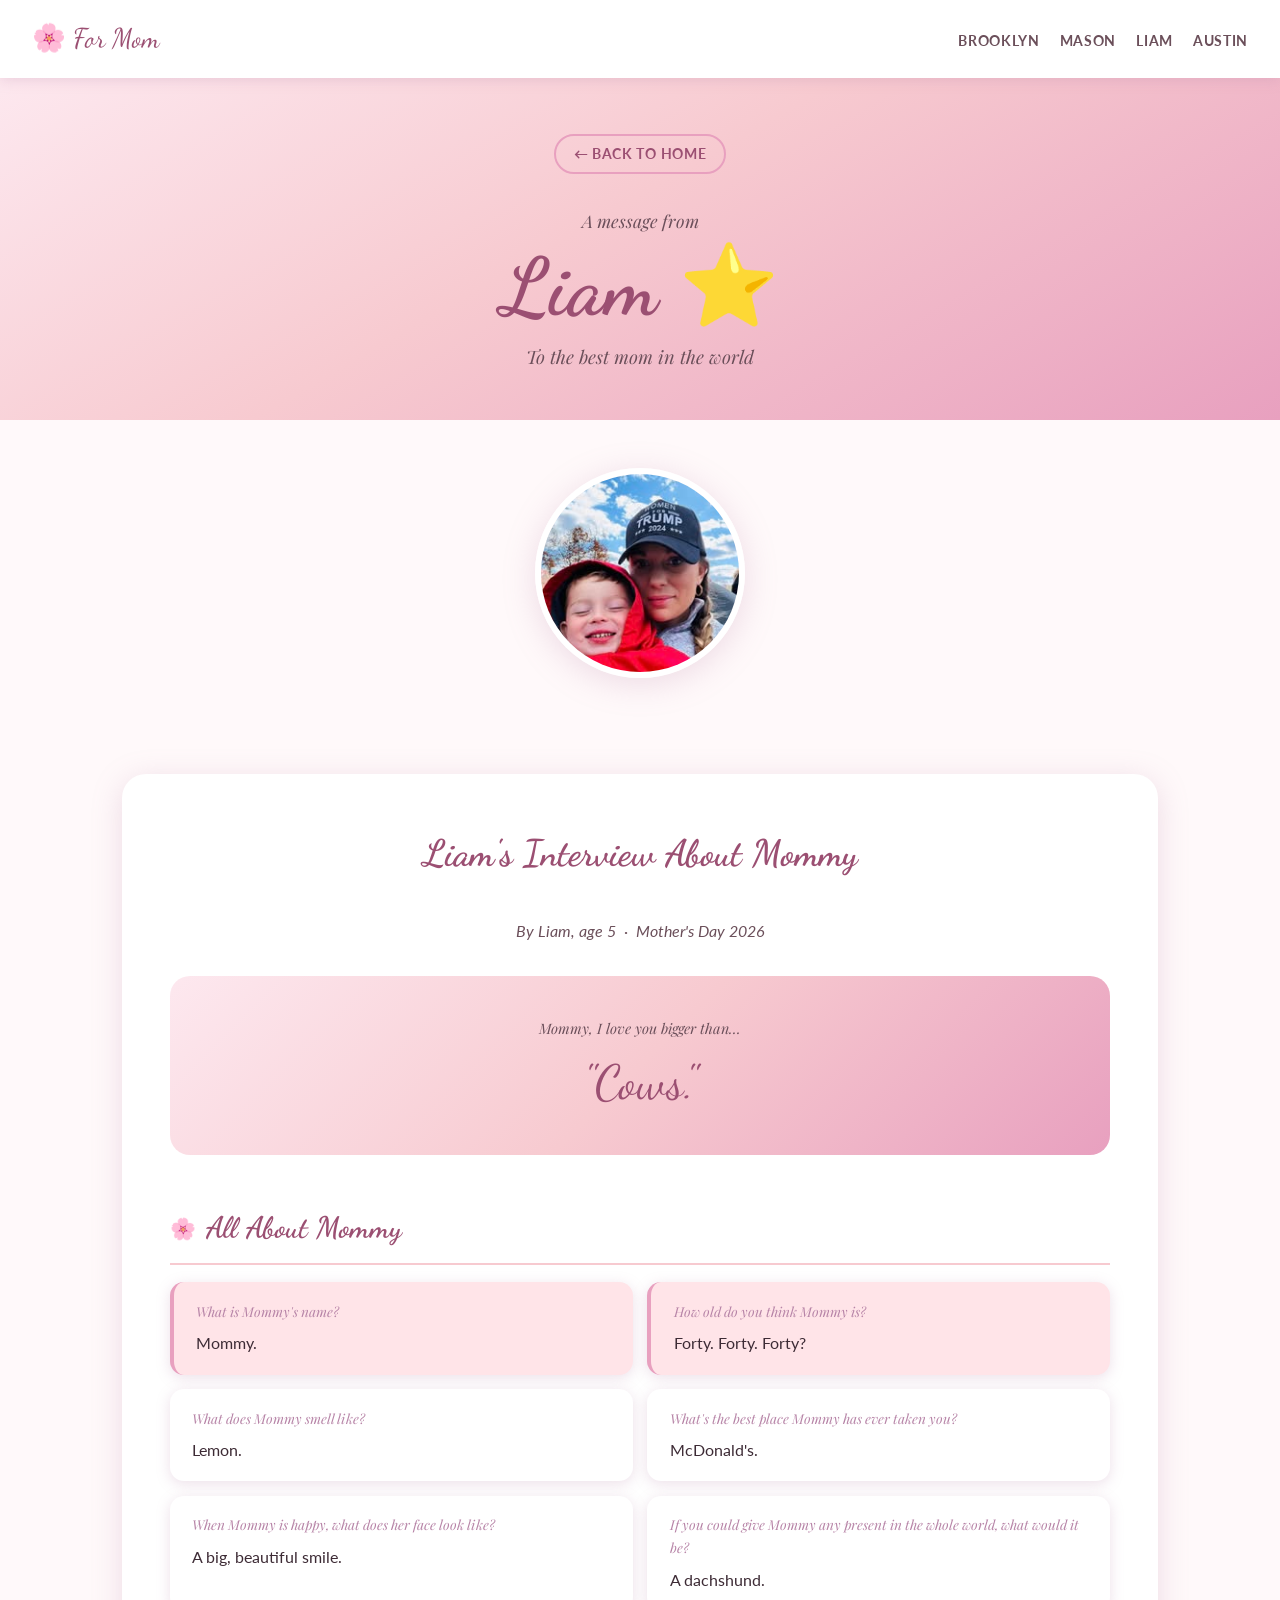
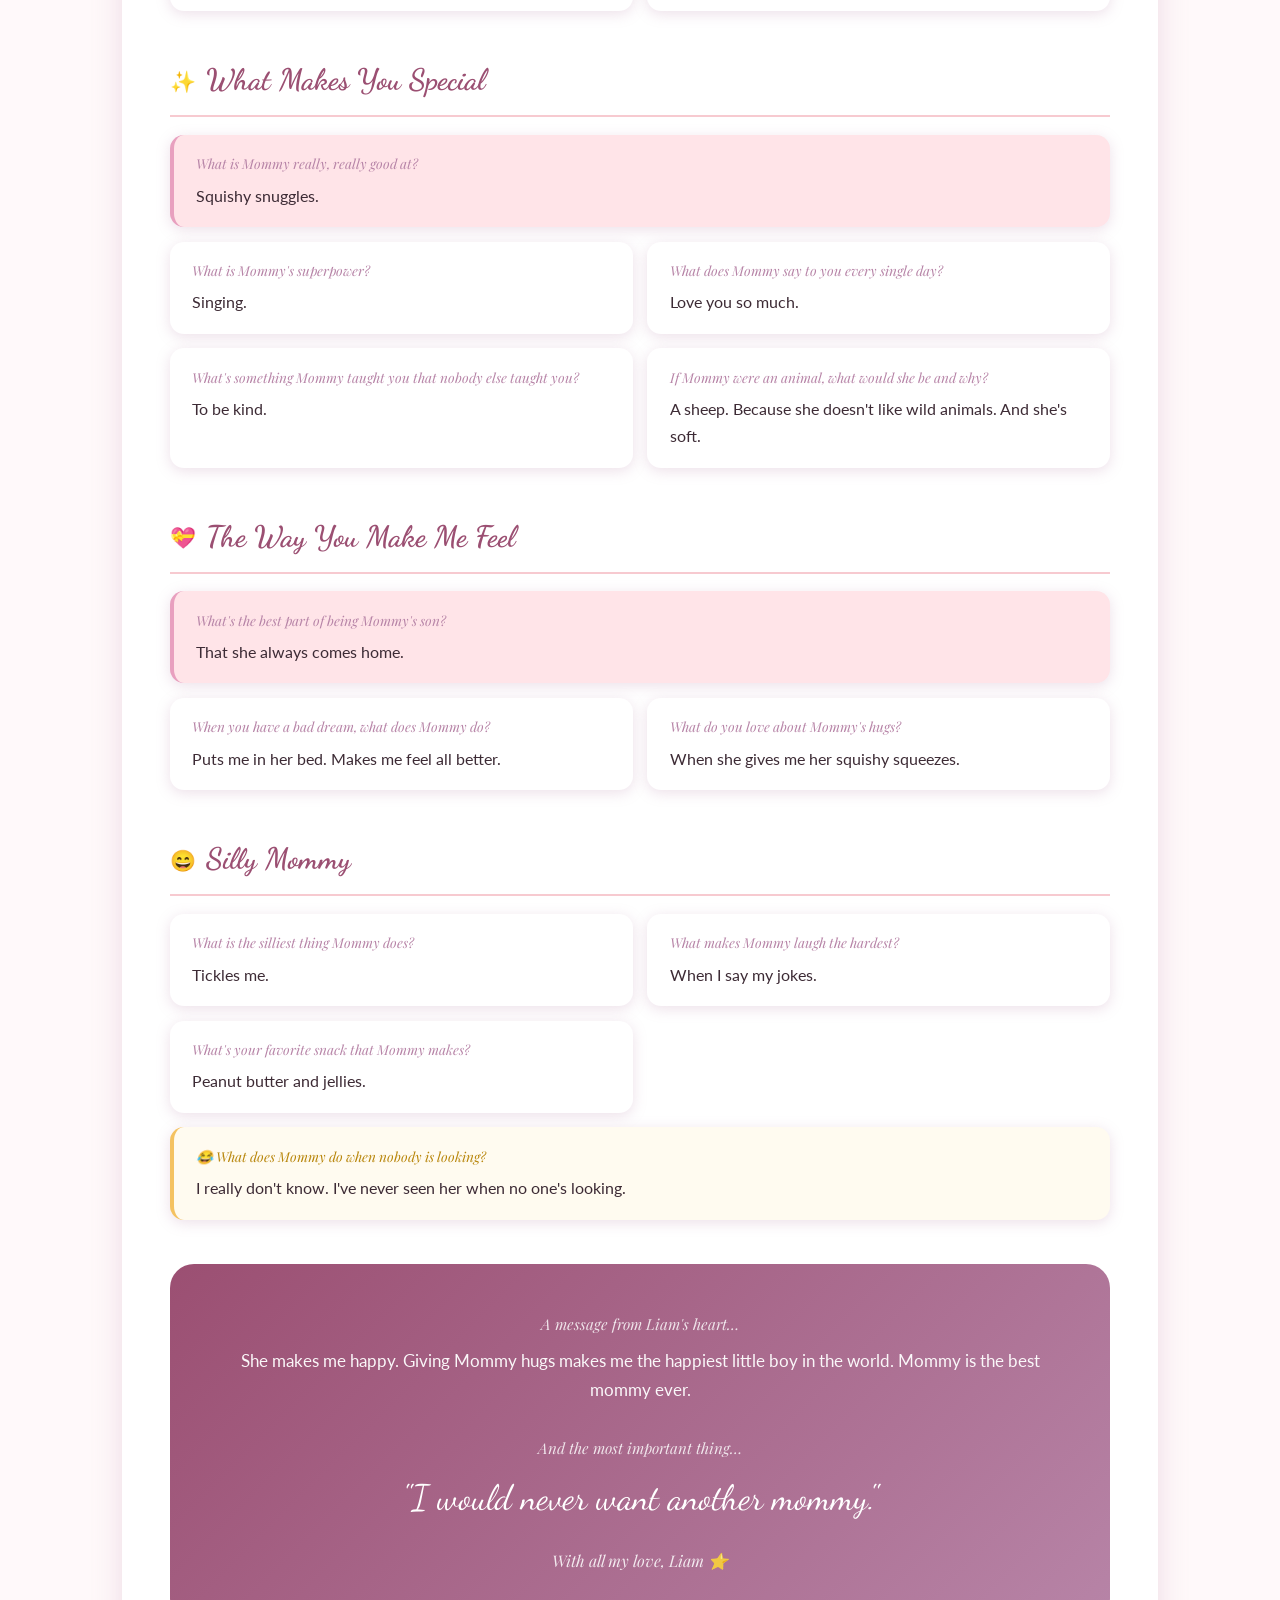
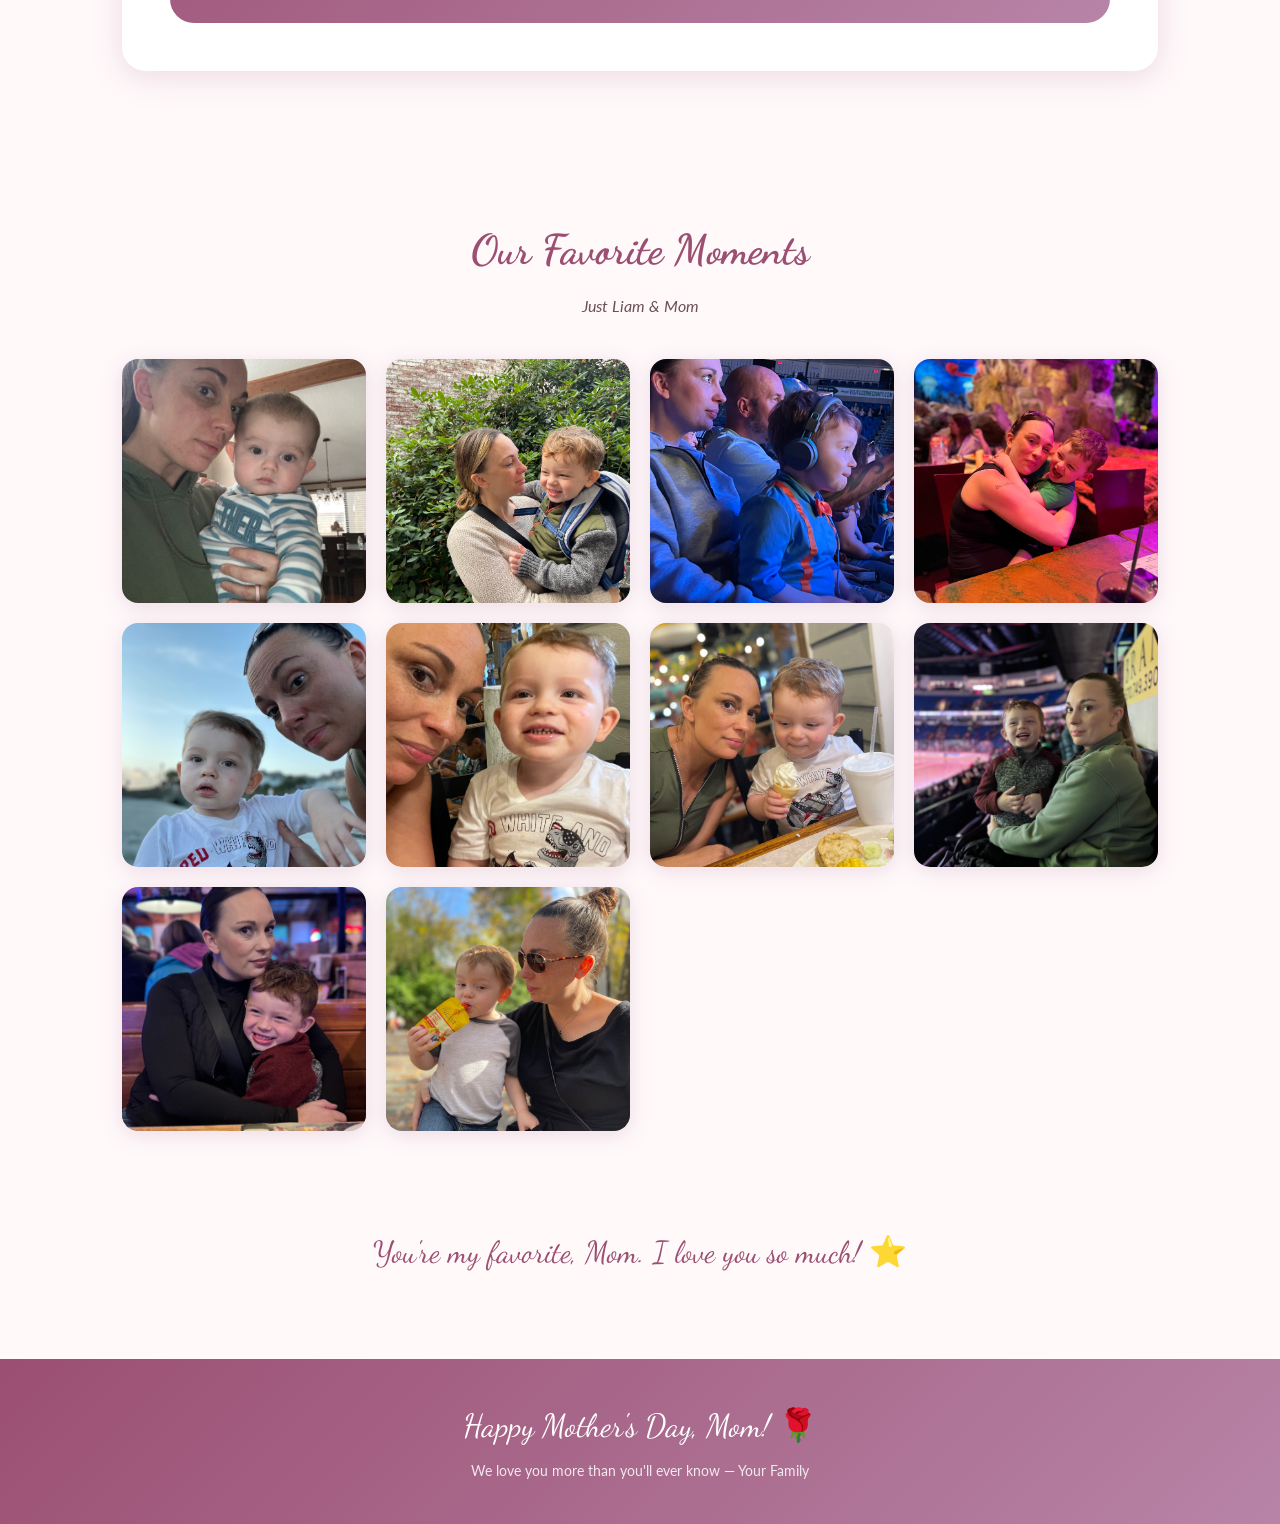
<file: liam.html>
<!DOCTYPE html>
<html lang="en">
<head>
  <meta charset="UTF-8" />
  <meta name="viewport" content="width=device-width, initial-scale=1.0" />
  <title>Liam — Why I Love You, Mom</title>
  <link rel="stylesheet" href="style.css" />
</head>
<body>

  <nav class="site-nav">
    <a href="index.html" class="nav-logo">🌸 For Mom</a>
    <ul class="nav-links">
      <li><a href="brooklyn.html">Brooklyn</a></li>
      <li><a href="mason.html">Mason</a></li>
      <li><a href="liam.html">Liam</a></li>
      <li><a href="austin.html">Austin</a></li>
    </ul>
  </nav>

  <section class="page-hero">
    <a href="index.html" class="back-btn">← Back to Home</a>
    <p class="from-label">A message from</p>
    <h1>Liam ⭐</h1>
    <p class="to-label">To the best mom in the world</p>
  </section>

  <main>
    <div class="container">

      <!-- Profile Photo -->
      <div class="profile-photo-wrap">
        <div class="profile-photo">
          <img src="images/liam.jpg" alt="Liam and Mom">
        </div>
      </div>

      <!-- Interview -->
      <section class="section">
        <div class="reasons-section">
          <h2 class="reasons-title">Liam's Interview About Mommy</h2>
          <p style="text-align:center;color:var(--text-mid);font-style:italic;margin-bottom:2rem;">By Liam, age 5 &nbsp;·&nbsp; Mother's Day 2026</p>

          <!-- Opening quote -->
          <div class="opening-quote">
            <span class="oq-label">Mommy, I love you bigger than…</span>
            <p class="oq-text">"Cows."</p>
          </div>

          <!-- Section 1 -->
          <div class="reflection-section">
            <div class="reflection-header">
              <span class="rh-icon">🌸</span>
              <h3>All About Mommy</h3>
            </div>
            <div class="reflection-cards">
              <div class="reflection-cards two-col" style="margin-top:0;">
                <div class="rc featured">
                  <span class="rc-q">What is Mommy's name?</span>
                  <p class="rc-a">Mommy.</p>
                </div>
                <div class="rc featured">
                  <span class="rc-q">How old do you think Mommy is?</span>
                  <p class="rc-a">Forty. Forty. Forty?</p>
                </div>
                <div class="rc">
                  <span class="rc-q">What does Mommy smell like?</span>
                  <p class="rc-a">Lemon.</p>
                </div>
                <div class="rc">
                  <span class="rc-q">What's the best place Mommy has ever taken you?</span>
                  <p class="rc-a">McDonald's.</p>
                </div>
                <div class="rc">
                  <span class="rc-q">When Mommy is happy, what does her face look like?</span>
                  <p class="rc-a">A big, beautiful smile.</p>
                </div>
                <div class="rc">
                  <span class="rc-q">If you could give Mommy any present in the whole world, what would it be?</span>
                  <p class="rc-a">A dachshund.</p>
                </div>
              </div>
            </div>
          </div>

          <!-- Section 2 -->
          <div class="reflection-section">
            <div class="reflection-header">
              <span class="rh-icon">✨</span>
              <h3>What Makes You Special</h3>
            </div>
            <div class="reflection-cards">
              <div class="rc featured">
                <span class="rc-q">What is Mommy really, really good at?</span>
                <p class="rc-a">Squishy snuggles.</p>
              </div>
              <div class="reflection-cards two-col" style="margin-top:0;">
                <div class="rc">
                  <span class="rc-q">What is Mommy's superpower?</span>
                  <p class="rc-a">Singing.</p>
                </div>
                <div class="rc">
                  <span class="rc-q">What does Mommy say to you every single day?</span>
                  <p class="rc-a">Love you so much.</p>
                </div>
                <div class="rc">
                  <span class="rc-q">What's something Mommy taught you that nobody else taught you?</span>
                  <p class="rc-a">To be kind.</p>
                </div>
                <div class="rc">
                  <span class="rc-q">If Mommy were an animal, what would she be and why?</span>
                  <p class="rc-a">A sheep. Because she doesn't like wild animals. And she's soft.</p>
                </div>
              </div>
            </div>
          </div>

          <!-- Section 3 -->
          <div class="reflection-section">
            <div class="reflection-header">
              <span class="rh-icon">💝</span>
              <h3>The Way You Make Me Feel</h3>
            </div>
            <div class="reflection-cards">
              <div class="rc featured">
                <span class="rc-q">What's the best part of being Mommy's son?</span>
                <p class="rc-a">That she always comes home.</p>
              </div>
              <div class="reflection-cards two-col" style="margin-top:0;">
                <div class="rc">
                  <span class="rc-q">When you have a bad dream, what does Mommy do?</span>
                  <p class="rc-a">Puts me in her bed. Makes me feel all better.</p>
                </div>
                <div class="rc">
                  <span class="rc-q">What do you love about Mommy's hugs?</span>
                  <p class="rc-a">When she gives me her squishy squeezes.</p>
                </div>
              </div>
            </div>
          </div>

          <!-- Section 4 -->
          <div class="reflection-section">
            <div class="reflection-header">
              <span class="rh-icon">😄</span>
              <h3>Silly Mommy</h3>
            </div>
            <div class="reflection-cards">
              <div class="reflection-cards two-col" style="margin-top:0;">
                <div class="rc">
                  <span class="rc-q">What is the silliest thing Mommy does?</span>
                  <p class="rc-a">Tickles me.</p>
                </div>
                <div class="rc">
                  <span class="rc-q">What makes Mommy laugh the hardest?</span>
                  <p class="rc-a">When I say my jokes.</p>
                </div>
                <div class="rc">
                  <span class="rc-q">What's your favorite snack that Mommy makes?</span>
                  <p class="rc-a">Peanut butter and jellies.</p>
                </div>
              </div>
              <div class="rc funny">
                <span class="rc-q">😂 What does Mommy do when nobody is looking?</span>
                <p class="rc-a">I really don't know. I've never seen her when no one's looking.</p>
              </div>
            </div>
          </div>

          <!-- Closing -->
          <div class="reflection-closing">
            <span class="rcl-label">A message from Liam's heart…</span>
            <p class="rcl-text">She makes me happy. Giving Mommy hugs makes me the happiest little boy in the world. Mommy is the best mommy ever.</p>
            <span class="rcl-final-label">And the most important thing…</span>
            <p class="rcl-final">"I would never want another mommy."</p>
            <span class="rcl-sign">With all my love, Liam ⭐</span>
          </div>

        </div>
      </section>

      <!-- Photo Gallery -->
      <section class="section">
        <h2 class="section-title">Our Favorite Moments</h2>
        <p class="section-subtitle">Just Liam & Mom</p>
        <div class="gallery-grid">
          <div class="gallery-slot"><img src="images/liam-2.JPEG" alt="Liam and Mom"></div>
          <div class="gallery-slot"><img src="images/liam-3.jpeg" alt="Liam and Mom"></div>
          <div class="gallery-slot"><img src="images/liam-4.jpeg" alt="Liam and Mom"></div>
          <div class="gallery-slot"><img src="images/liam-5.jpeg" alt="Liam and Mom"></div>
          <div class="gallery-slot"><img src="images/liam-6.jpeg" alt="Liam and Mom"></div>
          <div class="gallery-slot"><img src="images/liam-7.jpeg" alt="Liam and Mom"></div>
          <div class="gallery-slot"><img src="images/liam-8.jpeg" alt="Liam and Mom"></div>
          <div class="gallery-slot"><img src="images/liam-9.jpeg" alt="Liam and Mom"></div>
          <div class="gallery-slot"><img src="images/liam-10.jpeg" alt="Liam and Mom"></div>
          <div class="gallery-slot"><img src="images/liam-11.jpeg" alt="Liam and Mom"></div>
        </div>
      </section>

      <div class="closing-message">You're my favorite, Mom. I love you so much! ⭐</div>

    </div>
  </main>

  <footer>
    <p class="footer-title">Happy Mother's Day, Mom! 🌹</p>
    <p class="footer-subtitle">We love you more than you'll ever know — Your Family</p>
  </footer>

</body>
</html>
</file>
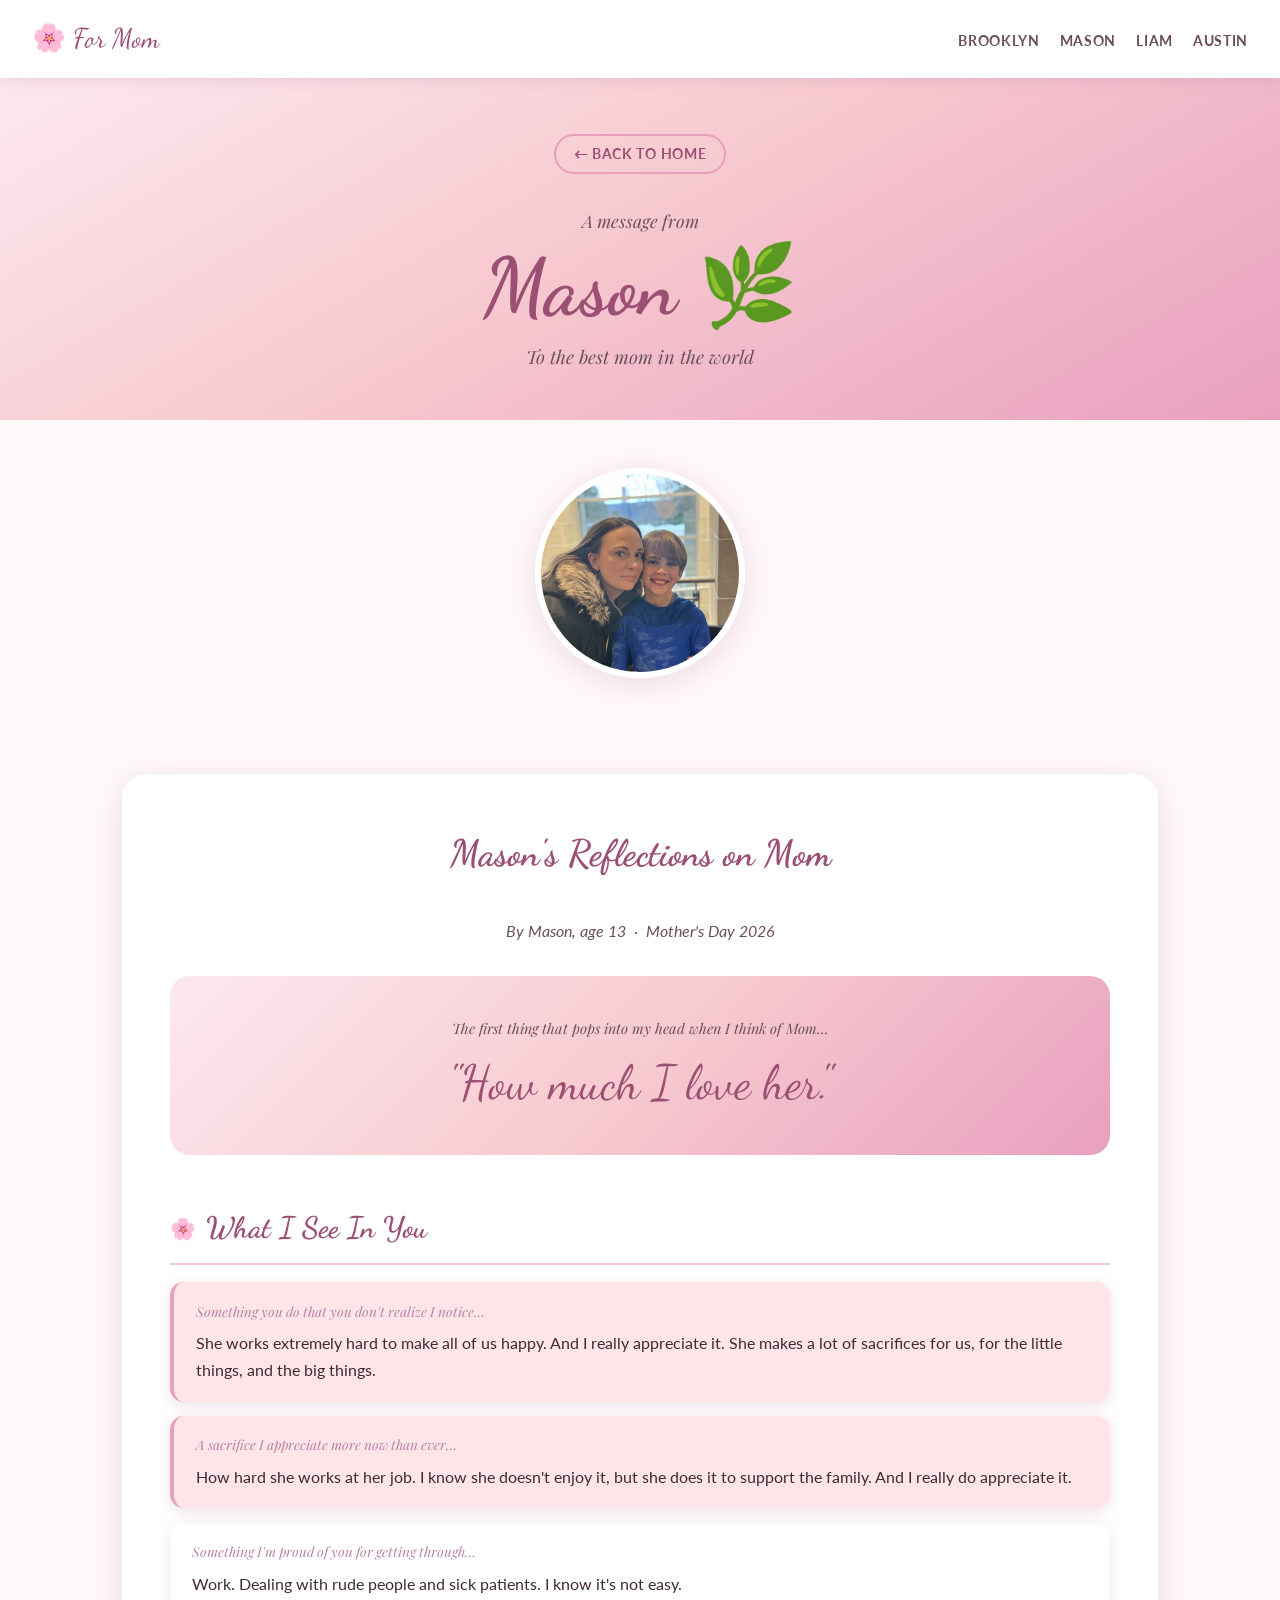
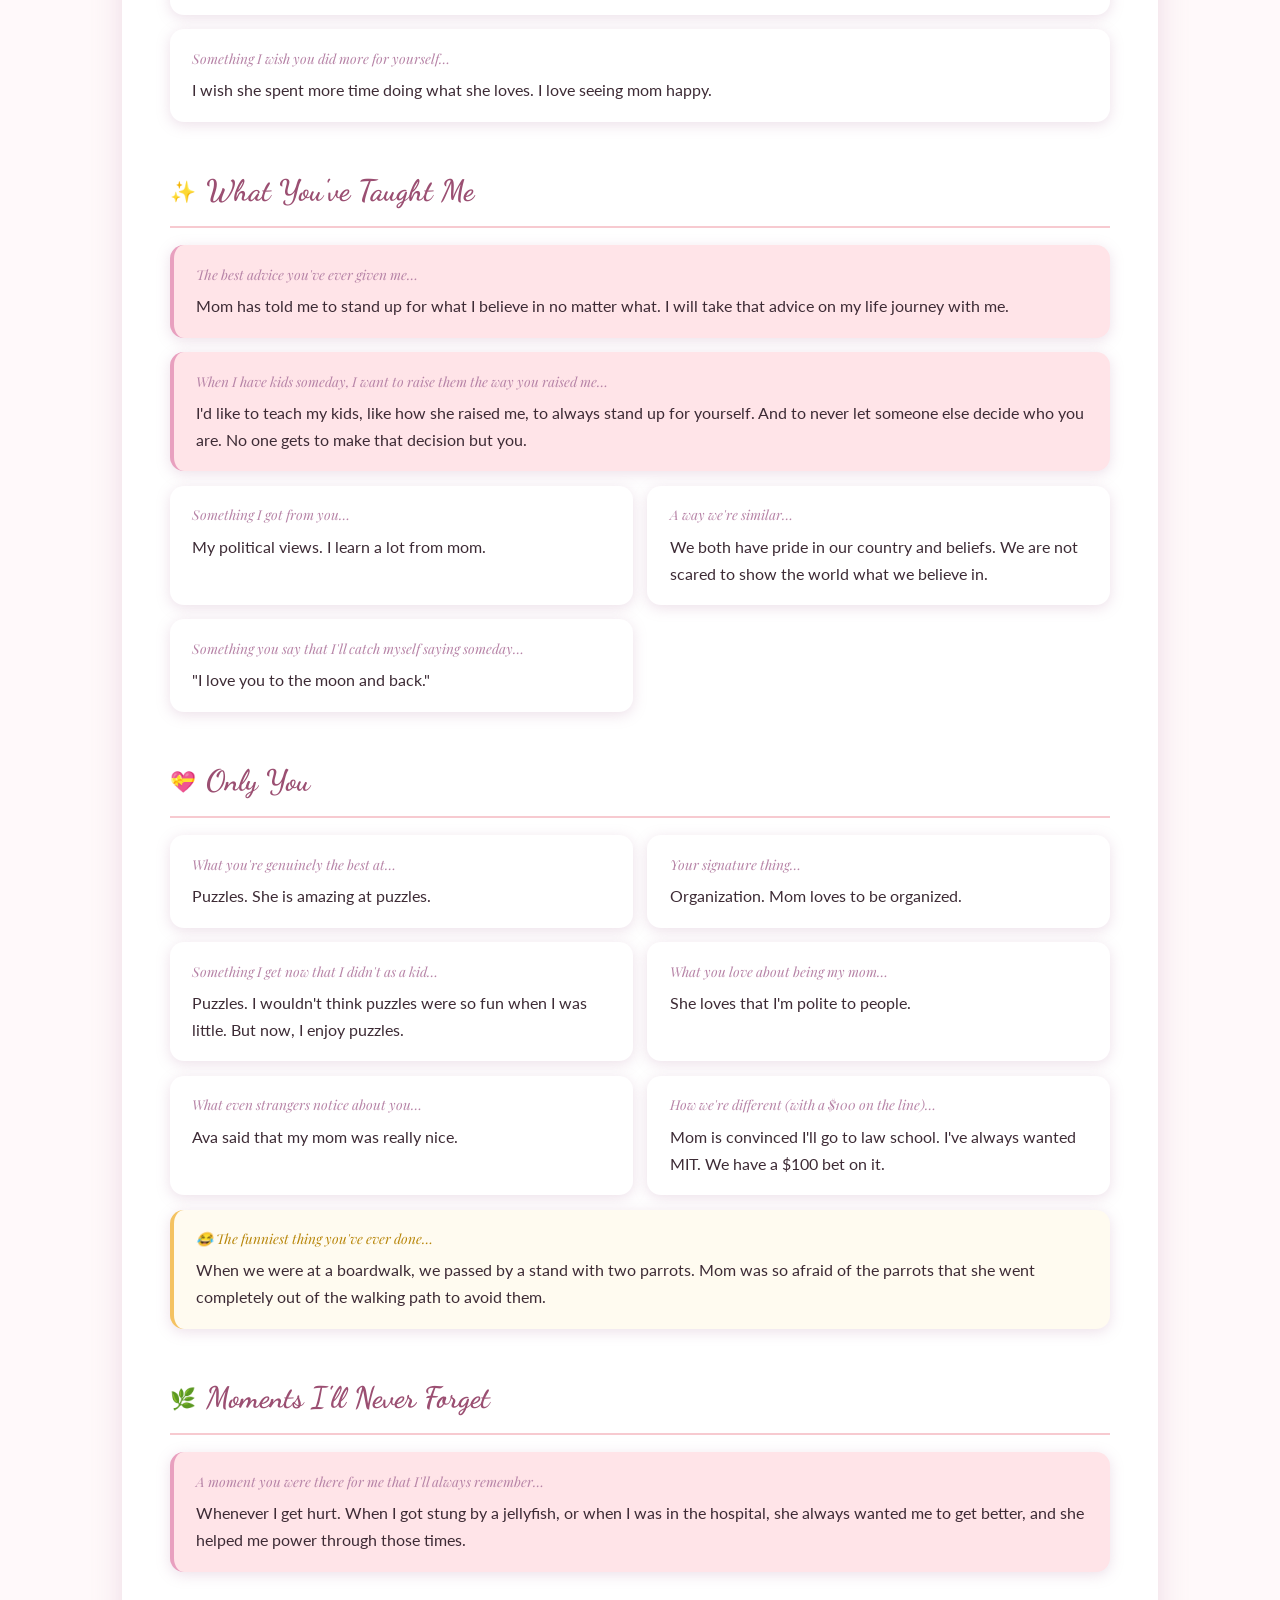
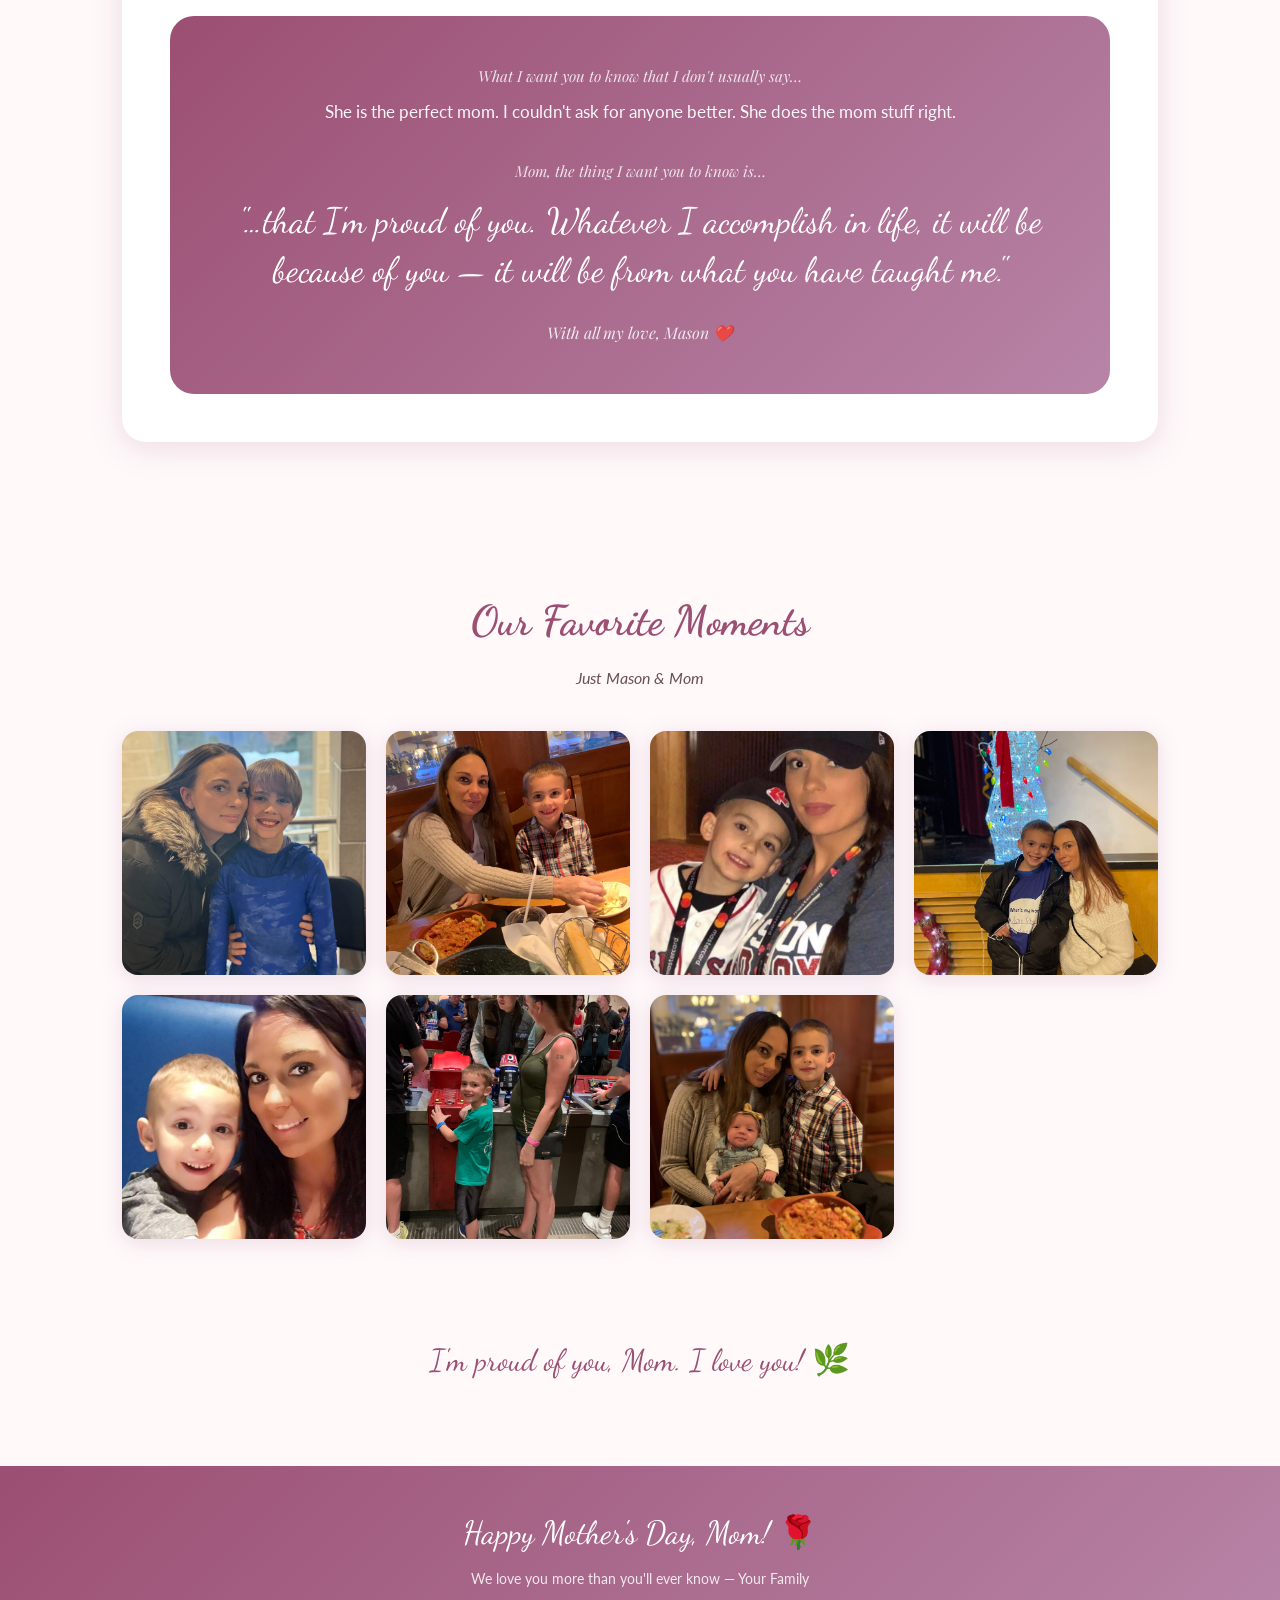
<file: mason.html>
<!DOCTYPE html>
<html lang="en">
<head>
  <meta charset="UTF-8" />
  <meta name="viewport" content="width=device-width, initial-scale=1.0" />
  <title>Mason — Why I Love You, Mom</title>
  <link rel="stylesheet" href="style.css" />
</head>
<body>

  <nav class="site-nav">
    <a href="index.html" class="nav-logo">🌸 For Mom</a>
    <ul class="nav-links">
      <li><a href="brooklyn.html">Brooklyn</a></li>
      <li><a href="mason.html">Mason</a></li>
      <li><a href="liam.html">Liam</a></li>
      <li><a href="austin.html">Austin</a></li>
    </ul>
  </nav>

  <section class="page-hero">
    <a href="index.html" class="back-btn">← Back to Home</a>
    <p class="from-label">A message from</p>
    <h1>Mason 🌿</h1>
    <p class="to-label">To the best mom in the world</p>
  </section>

  <main>
    <div class="container">

      <!-- Profile Photo -->
      <div class="profile-photo-wrap">
        <div class="profile-photo">
          <img src="images/mason.jpg" alt="Mason and Mom">
        </div>
      </div>

      <!-- Interview -->
      <section class="section">
        <div class="reasons-section">
          <h2 class="reasons-title">Mason's Reflections on Mom</h2>
          <p style="text-align:center;color:var(--text-mid);font-style:italic;margin-bottom:2rem;">By Mason, age 13 &nbsp;·&nbsp; Mother's Day 2026</p>

          <!-- Opening quote -->
          <div class="opening-quote">
            <span class="oq-label">The first thing that pops into my head when I think of Mom…</span>
            <p class="oq-text">"How much I love her."</p>
          </div>

          <!-- Section 1 -->
          <div class="reflection-section">
            <div class="reflection-header">
              <span class="rh-icon">🌸</span>
              <h3>What I See In You</h3>
            </div>
            <div class="reflection-cards">
              <div class="rc featured">
                <span class="rc-q">Something you do that you don't realize I notice…</span>
                <p class="rc-a">She works extremely hard to make all of us happy. And I really appreciate it. She makes a lot of sacrifices for us, for the little things, and the big things.</p>
              </div>
              <div class="rc featured">
                <span class="rc-q">A sacrifice I appreciate more now than ever…</span>
                <p class="rc-a">How hard she works at her job. I know she doesn't enjoy it, but she does it to support the family. And I really do appreciate it.</p>
              </div>
              <div class="rc">
                <span class="rc-q">Something I'm proud of you for getting through…</span>
                <p class="rc-a">Work. Dealing with rude people and sick patients. I know it's not easy.</p>
              </div>
              <div class="rc">
                <span class="rc-q">Something I wish you did more for yourself…</span>
                <p class="rc-a">I wish she spent more time doing what she loves. I love seeing mom happy.</p>
              </div>
            </div>
          </div>

          <!-- Section 2 -->
          <div class="reflection-section">
            <div class="reflection-header">
              <span class="rh-icon">✨</span>
              <h3>What You've Taught Me</h3>
            </div>
            <div class="reflection-cards">
              <div class="rc featured">
                <span class="rc-q">The best advice you've ever given me…</span>
                <p class="rc-a">Mom has told me to stand up for what I believe in no matter what. I will take that advice on my life journey with me.</p>
              </div>
              <div class="rc featured">
                <span class="rc-q">When I have kids someday, I want to raise them the way you raised me…</span>
                <p class="rc-a">I'd like to teach my kids, like how she raised me, to always stand up for yourself. And to never let someone else decide who you are. No one gets to make that decision but you.</p>
              </div>
              <div class="reflection-cards two-col" style="margin-top:0;">
                <div class="rc">
                  <span class="rc-q">Something I got from you…</span>
                  <p class="rc-a">My political views. I learn a lot from mom.</p>
                </div>
                <div class="rc">
                  <span class="rc-q">A way we're similar…</span>
                  <p class="rc-a">We both have pride in our country and beliefs. We are not scared to show the world what we believe in.</p>
                </div>
                <div class="rc">
                  <span class="rc-q">Something you say that I'll catch myself saying someday…</span>
                  <p class="rc-a">"I love you to the moon and back."</p>
                </div>
              </div>
            </div>
          </div>

          <!-- Section 3 -->
          <div class="reflection-section">
            <div class="reflection-header">
              <span class="rh-icon">💝</span>
              <h3>Only You</h3>
            </div>
            <div class="reflection-cards">
              <div class="reflection-cards two-col" style="margin-top:0;">
                <div class="rc">
                  <span class="rc-q">What you're genuinely the best at…</span>
                  <p class="rc-a">Puzzles. She is amazing at puzzles.</p>
                </div>
                <div class="rc">
                  <span class="rc-q">Your signature thing…</span>
                  <p class="rc-a">Organization. Mom loves to be organized.</p>
                </div>
                <div class="rc">
                  <span class="rc-q">Something I get now that I didn't as a kid…</span>
                  <p class="rc-a">Puzzles. I wouldn't think puzzles were so fun when I was little. But now, I enjoy puzzles.</p>
                </div>
                <div class="rc">
                  <span class="rc-q">What you love about being my mom…</span>
                  <p class="rc-a">She loves that I'm polite to people.</p>
                </div>
                <div class="rc">
                  <span class="rc-q">What even strangers notice about you…</span>
                  <p class="rc-a">Ava said that my mom was really nice.</p>
                </div>
                <div class="rc">
                  <span class="rc-q">How we're different (with a $100 on the line)…</span>
                  <p class="rc-a">Mom is convinced I'll go to law school. I've always wanted MIT. We have a $100 bet on it.</p>
                </div>
              </div>
              <div class="rc funny">
                <span class="rc-q">😂 The funniest thing you've ever done…</span>
                <p class="rc-a">When we were at a boardwalk, we passed by a stand with two parrots. Mom was so afraid of the parrots that she went completely out of the walking path to avoid them.</p>
              </div>
            </div>
          </div>

          <!-- Section 4 -->
          <div class="reflection-section">
            <div class="reflection-header">
              <span class="rh-icon">🌿</span>
              <h3>Moments I'll Never Forget</h3>
            </div>
            <div class="reflection-cards">
              <div class="rc featured">
                <span class="rc-q">A moment you were there for me that I'll always remember…</span>
                <p class="rc-a">Whenever I get hurt. When I got stung by a jellyfish, or when I was in the hospital, she always wanted me to get better, and she helped me power through those times.</p>
              </div>
            </div>
          </div>

          <!-- Closing -->
          <div class="reflection-closing">
            <span class="rcl-label">What I want you to know that I don't usually say…</span>
            <p class="rcl-text">She is the perfect mom. I couldn't ask for anyone better. She does the mom stuff right.</p>
            <span class="rcl-final-label">Mom, the thing I want you to know is…</span>
            <p class="rcl-final">"…that I'm proud of you. Whatever I accomplish in life, it will be because of you — it will be from what you have taught me."</p>
            <span class="rcl-sign">With all my love, Mason ❤️</span>
          </div>

        </div>
      </section>

      <!-- Photo Gallery -->
      <section class="section">
        <h2 class="section-title">Our Favorite Moments</h2>
        <p class="section-subtitle">Just Mason & Mom</p>
        <div class="gallery-grid">
          <div class="gallery-slot"><img src="images/mason.jpg" alt="Mason and Mom"></div>
          <div class="gallery-slot"><img src="images/mason-1.jpeg" alt="Mason and Mom"></div>
          <div class="gallery-slot"><img src="images/mason-2.JPG" alt="Mason and Mom"></div>
          <div class="gallery-slot"><img src="images/mason-3.jpeg" alt="Mason and Mom"></div>
          <div class="gallery-slot"><img src="images/mason-4.JPG" alt="Mason and Mom"></div>
          <div class="gallery-slot"><img src="images/mason-5.jpeg" alt="Mason and Mom"></div>
          <div class="gallery-slot"><img src="images/mason-6.jpg" alt="Mason and Mom"></div>
        </div>
      </section>

      <div class="closing-message">I'm proud of you, Mom. I love you! 🌿</div>

    </div>
  </main>

  <footer>
    <p class="footer-title">Happy Mother's Day, Mom! 🌹</p>
    <p class="footer-subtitle">We love you more than you'll ever know — Your Family</p>
  </footer>

</body>
</html>
</file>
<file: style.css>
@import url('https://fonts.googleapis.com/css2?family=Dancing+Script:wght@400;600;700&family=Playfair+Display:ital,wght@0,400;0,700;1,400&family=Lato:wght@300;400;700&display=swap');

:root {
  --rose: #E8A0BF;
  --light-pink: #F7CAD0;
  --blush: #FFE4E8;
  --mauve: #B784A7;
  --deep-rose: #9B4F72;
  --cream: #FFF9FA;
  --white: #FFFFFF;
  --text-dark: #3D2B35;
  --text-mid: #6B4F5A;
  --shadow: rgba(183, 132, 167, 0.25);
}

*, *::before, *::after { box-sizing: border-box; margin: 0; padding: 0; }

body {
  font-family: 'Lato', sans-serif;
  background-color: var(--cream);
  color: var(--text-dark);
  line-height: 1.7;
}

/* ── NAV ── */
.site-nav {
  background: var(--white);
  padding: 1rem 2rem;
  display: flex;
  align-items: center;
  justify-content: space-between;
  box-shadow: 0 2px 12px var(--shadow);
  position: sticky;
  top: 0;
  z-index: 100;
  flex-wrap: wrap;
  gap: 0.75rem;
}

.nav-logo {
  font-family: 'Dancing Script', cursive;
  font-size: 1.7rem;
  color: var(--deep-rose);
  text-decoration: none;
}

.nav-links {
  display: flex;
  gap: 1.25rem;
  list-style: none;
  flex-wrap: wrap;
}

.nav-links a {
  text-decoration: none;
  color: var(--text-mid);
  font-weight: 700;
  font-size: 0.85rem;
  letter-spacing: 0.05em;
  text-transform: uppercase;
  transition: color 0.2s;
}

.nav-links a:hover { color: var(--deep-rose); }

/* ── HERO ── */
.hero {
  background: linear-gradient(150deg, #FDE8EF 0%, #F7CAD0 45%, #E8A0BF 100%);
  text-align: center;
  padding: 5.5rem 2rem 4.5rem;
  position: relative;
  overflow: hidden;
}

.hero::before,
.hero::after {
  content: '';
  position: absolute;
  border-radius: 50%;
  opacity: 0.12;
}

.hero::before {
  width: 450px; height: 450px;
  background: var(--mauve);
  top: -180px; left: -120px;
}

.hero::after {
  width: 320px; height: 320px;
  background: var(--deep-rose);
  bottom: -110px; right: -90px;
}

.hero-flowers {
  font-size: 2.6rem;
  display: block;
  margin-bottom: 1.25rem;
  animation: sway 5s ease-in-out infinite;
  position: relative;
  z-index: 1;
}

@keyframes sway {
  0%, 100% { transform: rotate(-4deg) scale(1); }
  50%       { transform: rotate(4deg) scale(1.06); }
}

.hero h1 {
  font-family: 'Dancing Script', cursive;
  font-size: clamp(2.8rem, 7vw, 5.5rem);
  color: var(--deep-rose);
  line-height: 1.15;
  margin-bottom: 0.75rem;
  animation: fadeUp 0.9s ease both;
  position: relative;
  z-index: 1;
}

.hero .subtitle {
  font-family: 'Playfair Display', serif;
  font-style: italic;
  font-size: clamp(1.1rem, 2.5vw, 1.5rem);
  color: var(--text-mid);
  animation: fadeUp 0.9s 0.2s ease both;
  position: relative;
  z-index: 1;
}

.hero .tagline {
  margin-top: 0.6rem;
  font-size: 1rem;
  color: var(--text-mid);
  animation: fadeUp 0.9s 0.4s ease both;
  position: relative;
  z-index: 1;
}

@keyframes fadeUp {
  from { opacity: 0; transform: translateY(18px); }
  to   { opacity: 1; transform: translateY(0); }
}

/* ── LAYOUT ── */
.container { max-width: 1100px; margin: 0 auto; padding: 0 2rem; }

.section { padding: 3.5rem 0; }

/* ── DECORATIVE ── */
.divider {
  text-align: center;
  color: var(--rose);
  font-size: 1.4rem;
  letter-spacing: 0.6rem;
  margin: 0.5rem 0 2rem;
}

.section-title {
  text-align: center;
  font-family: 'Dancing Script', cursive;
  font-size: 2.6rem;
  color: var(--deep-rose);
  margin-bottom: 0.4rem;
}

.section-subtitle {
  text-align: center;
  color: var(--text-mid);
  font-style: italic;
  margin-bottom: 2.5rem;
}

/* ── PHOTO PLACEHOLDERS ── */
.photo-placeholder {
  width: 100%;
  height: 100%;
  background: linear-gradient(135deg, #FFE4E8 0%, #F7CAD0 60%, #E8A0BF 100%);
  display: flex;
  flex-direction: column;
  align-items: center;
  justify-content: center;
  gap: 0.6rem;
  border: 2px dashed var(--rose);
  border-radius: inherit;
}

.ph-icon { font-size: 2.8rem; }

.ph-text {
  font-family: 'Playfair Display', serif;
  font-style: italic;
  font-size: 0.85rem;
  color: var(--text-mid);
}

/* ── FAMILY PHOTO GRID (landing) ── */
.photo-grid {
  display: grid;
  grid-template-columns: repeat(auto-fit, minmax(240px, 1fr));
  gap: 1.5rem;
}

.photo-slot {
  border-radius: 16px;
  overflow: hidden;
  box-shadow: 0 6px 24px var(--shadow);
  aspect-ratio: 4 / 3;
  position: relative;
}

.photo-slot img {
  position: absolute;
  top: 0; left: 0;
  width: 100%; height: 100%;
  object-fit: cover;
  object-position: top center;
  display: block;
}

/* ── PERSON CARDS ── */
.person-cards {
  display: grid;
  grid-template-columns: repeat(auto-fit, minmax(185px, 1fr));
  gap: 1.5rem;
}

.person-card {
  background: var(--white);
  border-radius: 20px;
  padding: 2rem 1.25rem;
  text-align: center;
  box-shadow: 0 6px 24px var(--shadow);
  text-decoration: none;
  transition: transform 0.25s, box-shadow 0.25s;
  border-top: 5px solid var(--rose);
  display: flex;
  flex-direction: column;
  align-items: center;
}

.person-card:hover {
  transform: translateY(-7px);
  box-shadow: 0 16px 44px var(--shadow);
}

.card-avatar {
  width: 88px; height: 88px;
  border-radius: 50%;
  background: linear-gradient(135deg, var(--light-pink), var(--rose));
  display: flex;
  align-items: center;
  justify-content: center;
  margin-bottom: 1.1rem;
  font-size: 2.4rem;
  border: 3px solid var(--white);
  box-shadow: 0 0 0 3px var(--rose);
  overflow: hidden;
}

.card-avatar img {
  width: 100%; height: 100%;
  object-fit: cover;
  object-position: top center;
  display: block;
}

.card-name {
  font-family: 'Dancing Script', cursive;
  font-size: 1.8rem;
  color: var(--deep-rose);
  display: block;
  margin-bottom: 0.2rem;
}

.card-desc {
  font-size: 0.82rem;
  color: var(--text-mid);
  font-style: italic;
  flex-grow: 1;
}

.card-btn {
  display: inline-block;
  margin-top: 1.1rem;
  padding: 0.5rem 1.3rem;
  background: linear-gradient(135deg, var(--rose), var(--mauve));
  color: var(--white);
  border-radius: 50px;
  font-size: 0.82rem;
  font-weight: 700;
  letter-spacing: 0.05em;
  text-transform: uppercase;
}

/* ── INDIVIDUAL PAGE HERO ── */
.page-hero {
  background: linear-gradient(150deg, #FDE8EF 0%, #F7CAD0 45%, #E8A0BF 100%);
  text-align: center;
  padding: 3.5rem 2rem 3rem;
}

.back-btn {
  display: inline-block;
  margin-bottom: 2rem;
  color: var(--deep-rose);
  text-decoration: none;
  font-size: 0.85rem;
  font-weight: 700;
  text-transform: uppercase;
  letter-spacing: 0.05em;
  border: 2px solid var(--rose);
  border-radius: 50px;
  padding: 0.4rem 1.1rem;
  transition: background 0.2s, color 0.2s;
}

.back-btn:hover { background: var(--rose); color: var(--white); }

.from-label {
  font-family: 'Playfair Display', serif;
  font-style: italic;
  color: var(--text-mid);
  font-size: 1.1rem;
  margin-bottom: 0.3rem;
}

.page-hero h1 {
  font-family: 'Dancing Script', cursive;
  font-size: clamp(2.6rem, 7vw, 5rem);
  color: var(--deep-rose);
  line-height: 1.15;
}

.to-label {
  font-family: 'Playfair Display', serif;
  font-style: italic;
  color: var(--text-mid);
  font-size: 1.15rem;
  margin-top: 0.5rem;
}

/* ── PROFILE PHOTO ── */
.profile-photo-wrap {
  display: flex;
  justify-content: center;
  padding: 3rem 0 0.5rem;
}

.profile-photo {
  width: 210px; height: 210px;
  border-radius: 50%;
  overflow: hidden;
  border: 6px solid var(--white);
  box-shadow: 0 6px 32px var(--shadow);
}

.profile-photo img {
  width: 100%; height: 100%;
  object-fit: cover;
  object-position: top center;
  display: block;
}

.profile-photo .photo-placeholder { border-radius: 50%; }

/* ── REASONS ── */
.reasons-section {
  background: var(--white);
  border-radius: 24px;
  padding: 3rem;
  box-shadow: 0 6px 30px var(--shadow);
  margin: 2rem 0;
}

.reasons-title {
  font-family: 'Dancing Script', cursive;
  font-size: 2.3rem;
  color: var(--deep-rose);
  text-align: center;
  margin-bottom: 2rem;
}

.reasons-list {
  list-style: none;
  display: flex;
  flex-direction: column;
  gap: 1.1rem;
}

.reasons-list li {
  display: flex;
  align-items: flex-start;
  gap: 1rem;
  padding: 1.2rem 1.4rem;
  background: var(--cream);
  border-radius: 12px;
  border-left: 4px solid var(--rose);
  font-size: 1.05rem;
  line-height: 1.65;
}

.reason-num {
  font-family: 'Dancing Script', cursive;
  font-size: 2rem;
  color: var(--rose);
  line-height: 1;
  flex-shrink: 0;
  width: 2rem;
  text-align: center;
}

/* ── GALLERY (individual pages) ── */
.gallery-grid {
  display: grid;
  grid-template-columns: repeat(auto-fit, minmax(195px, 1fr));
  gap: 1.25rem;
}

.gallery-slot {
  aspect-ratio: 1;
  border-radius: 16px;
  overflow: hidden;
  box-shadow: 0 4px 20px var(--shadow);
}

.gallery-slot img {
  width: 100%; height: 100%;
  object-fit: cover;
  display: block;
}

/* ── MASON REFLECTIONS ── */
.opening-quote {
  text-align: center;
  background: linear-gradient(135deg, #FDE8EF, #F7CAD0, #E8A0BF);
  border-radius: 20px;
  padding: 2.5rem 2rem;
  margin-bottom: 3rem;
}

.oq-label {
  display: block;
  font-family: 'Playfair Display', serif;
  font-style: italic;
  color: var(--text-mid);
  font-size: 0.9rem;
  margin-bottom: 0.75rem;
}

.oq-text {
  font-family: 'Dancing Script', cursive;
  font-size: clamp(2rem, 5vw, 3rem);
  color: var(--deep-rose);
  line-height: 1.3;
}

.reflection-section {
  margin-bottom: 2.75rem;
}

.reflection-header {
  display: flex;
  align-items: center;
  gap: 0.6rem;
  margin-bottom: 1.1rem;
  padding-bottom: 0.6rem;
  border-bottom: 2px solid var(--light-pink);
}

.rh-icon { font-size: 1.3rem; }

.reflection-header h3 {
  font-family: 'Dancing Script', cursive;
  font-size: 1.85rem;
  color: var(--deep-rose);
}

.reflection-cards {
  display: flex;
  flex-direction: column;
  gap: 0.9rem;
}

.reflection-cards.two-col {
  display: grid;
  grid-template-columns: 1fr 1fr;
  gap: 0.9rem;
}

.rc {
  background: var(--white);
  border-radius: 14px;
  padding: 1.1rem 1.4rem;
  box-shadow: 0 3px 14px var(--shadow);
}

.rc.featured {
  background: var(--blush);
  border-left: 4px solid var(--rose);
}

.rc.funny {
  background: #FFFBF0;
  border-left: 4px solid #F4C261;
}

.rc-q {
  font-family: 'Playfair Display', serif;
  font-style: italic;
  color: var(--mauve);
  font-size: 0.85rem;
  margin-bottom: 0.45rem;
  display: block;
}

.rc.funny .rc-q { color: #B8860B; }

.rc-a {
  color: var(--text-dark);
  font-size: 1.02rem;
  line-height: 1.65;
}

.reflection-closing {
  background: linear-gradient(135deg, var(--deep-rose), var(--mauve));
  border-radius: 24px;
  padding: 3rem 2.5rem;
  text-align: center;
  color: var(--white);
  margin-top: 1rem;
}

.rcl-label {
  display: block;
  font-family: 'Playfair Display', serif;
  font-style: italic;
  opacity: 0.82;
  font-size: 0.95rem;
  margin-bottom: 0.5rem;
}

.rcl-text {
  font-size: 1.08rem;
  line-height: 1.7;
  margin-bottom: 2rem;
  opacity: 0.95;
}

.rcl-final-label {
  display: block;
  font-family: 'Playfair Display', serif;
  font-style: italic;
  opacity: 0.82;
  font-size: 0.95rem;
  margin-bottom: 0.75rem;
}

.rcl-final {
  font-family: 'Dancing Script', cursive;
  font-size: clamp(1.5rem, 4vw, 2.2rem);
  line-height: 1.4;
  margin-bottom: 1.5rem;
}

.rcl-sign {
  font-family: 'Playfair Display', serif;
  font-style: italic;
  opacity: 0.85;
  font-size: 1rem;
}

@media (max-width: 600px) {
  .reflection-cards.two-col { grid-template-columns: 1fr; }
}

/* ── CLOSING ── */
.closing-message {
  text-align: center;
  padding: 2.5rem 2rem 1rem;
  font-family: 'Dancing Script', cursive;
  font-size: 1.9rem;
  color: var(--deep-rose);
}

/* ── FOOTER ── */
footer {
  background: linear-gradient(135deg, var(--deep-rose), var(--mauve));
  color: var(--white);
  text-align: center;
  padding: 2.5rem 2rem;
  margin-top: 4rem;
}

.footer-title {
  font-family: 'Dancing Script', cursive;
  font-size: 2rem;
  margin-bottom: 0.4rem;
}

.footer-subtitle { font-size: 0.9rem; opacity: 0.85; }

/* ── RESPONSIVE ── */
@media (max-width: 700px) {
  .person-cards { grid-template-columns: repeat(2, 1fr); }
  .reasons-section { padding: 2rem 1.25rem; }
  .photo-grid { grid-template-columns: repeat(2, 1fr); }
}

@media (max-width: 420px) {
  .person-cards { grid-template-columns: 1fr 1fr; }
  .gallery-grid { grid-template-columns: repeat(2, 1fr); }
}
</file>
